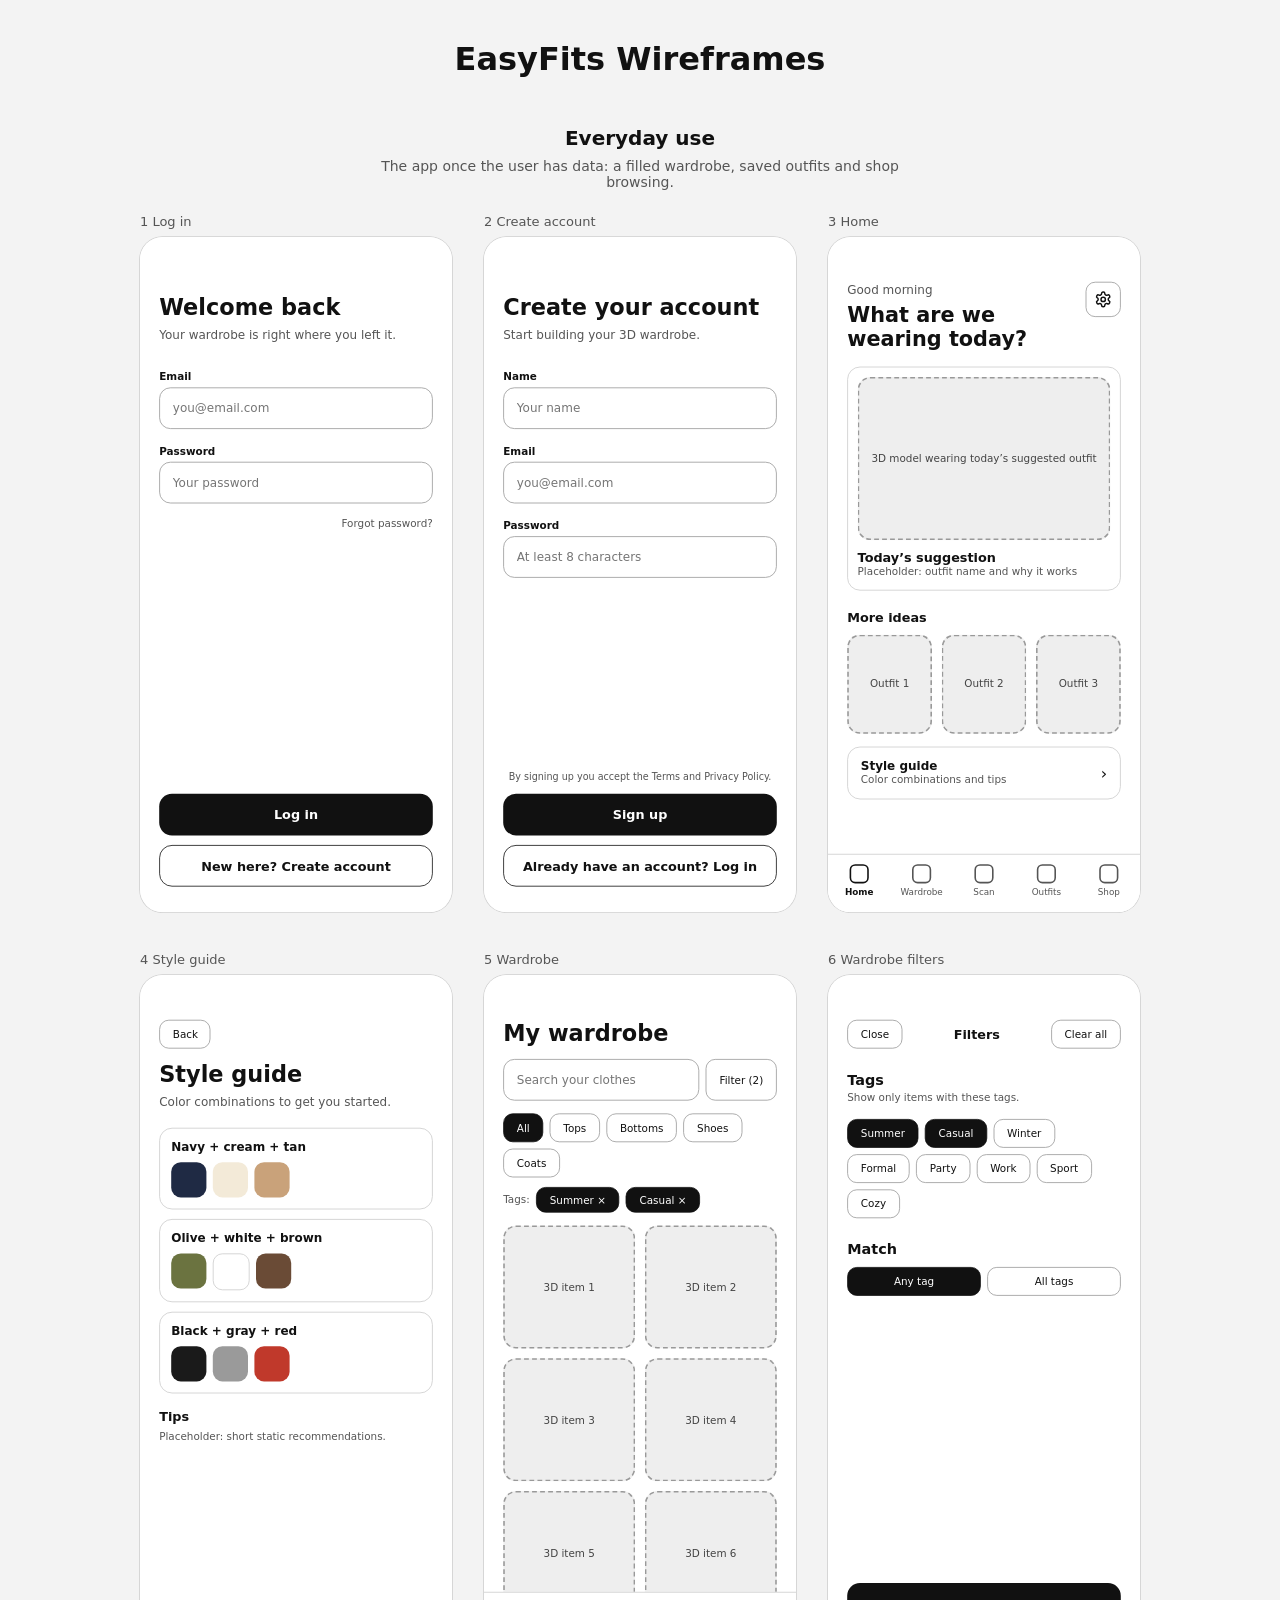
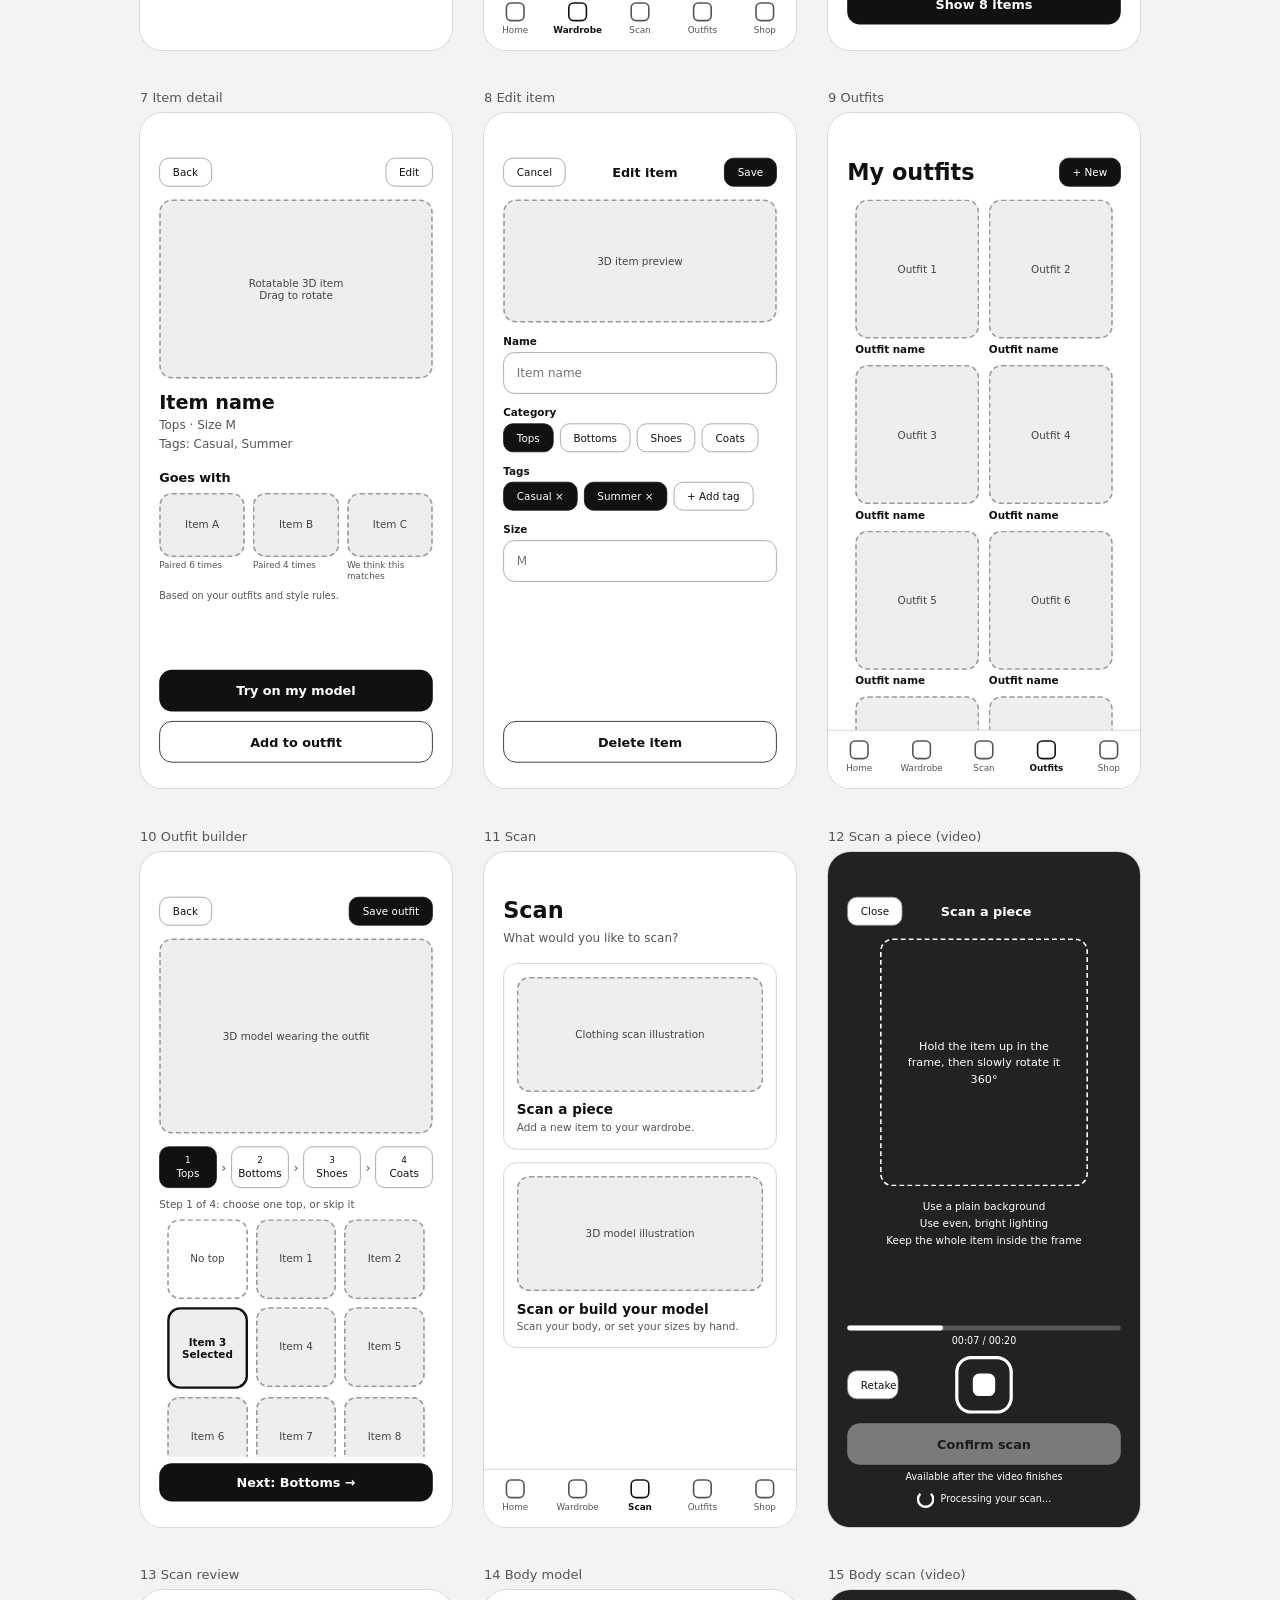
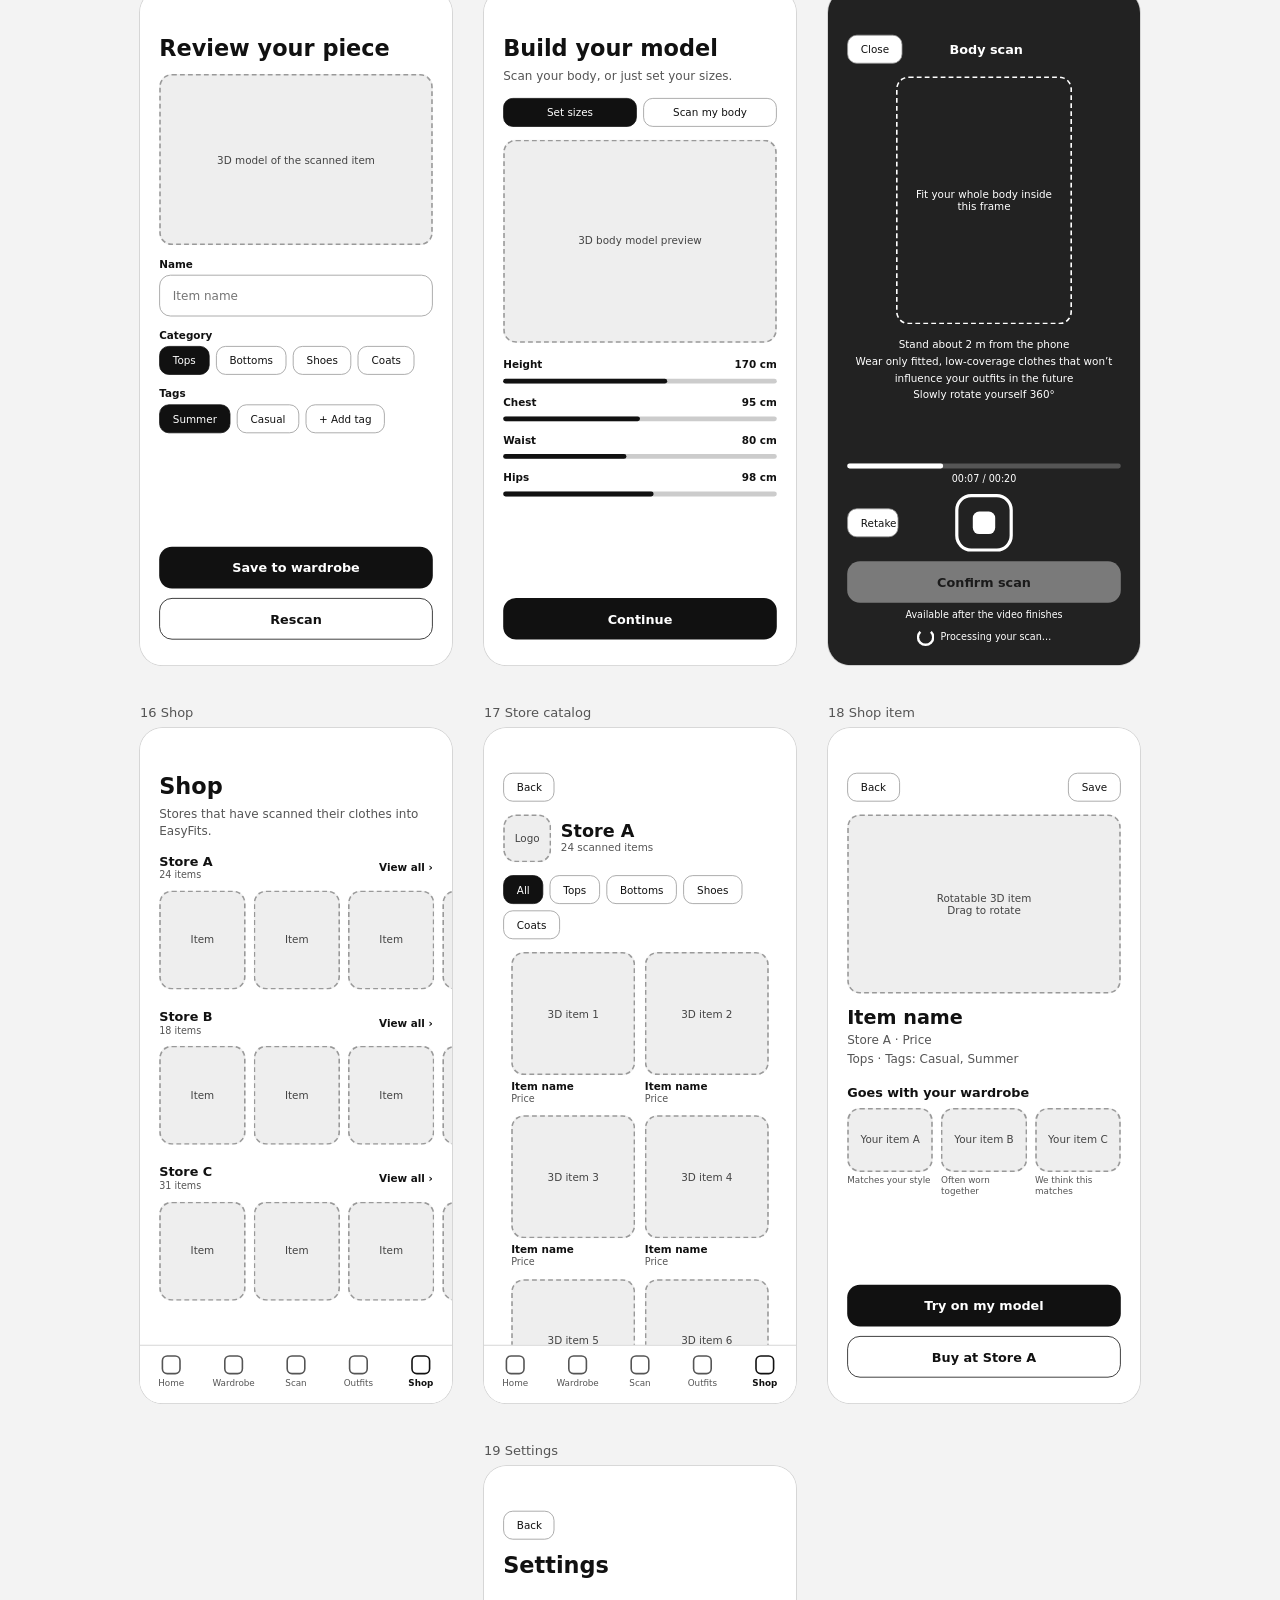
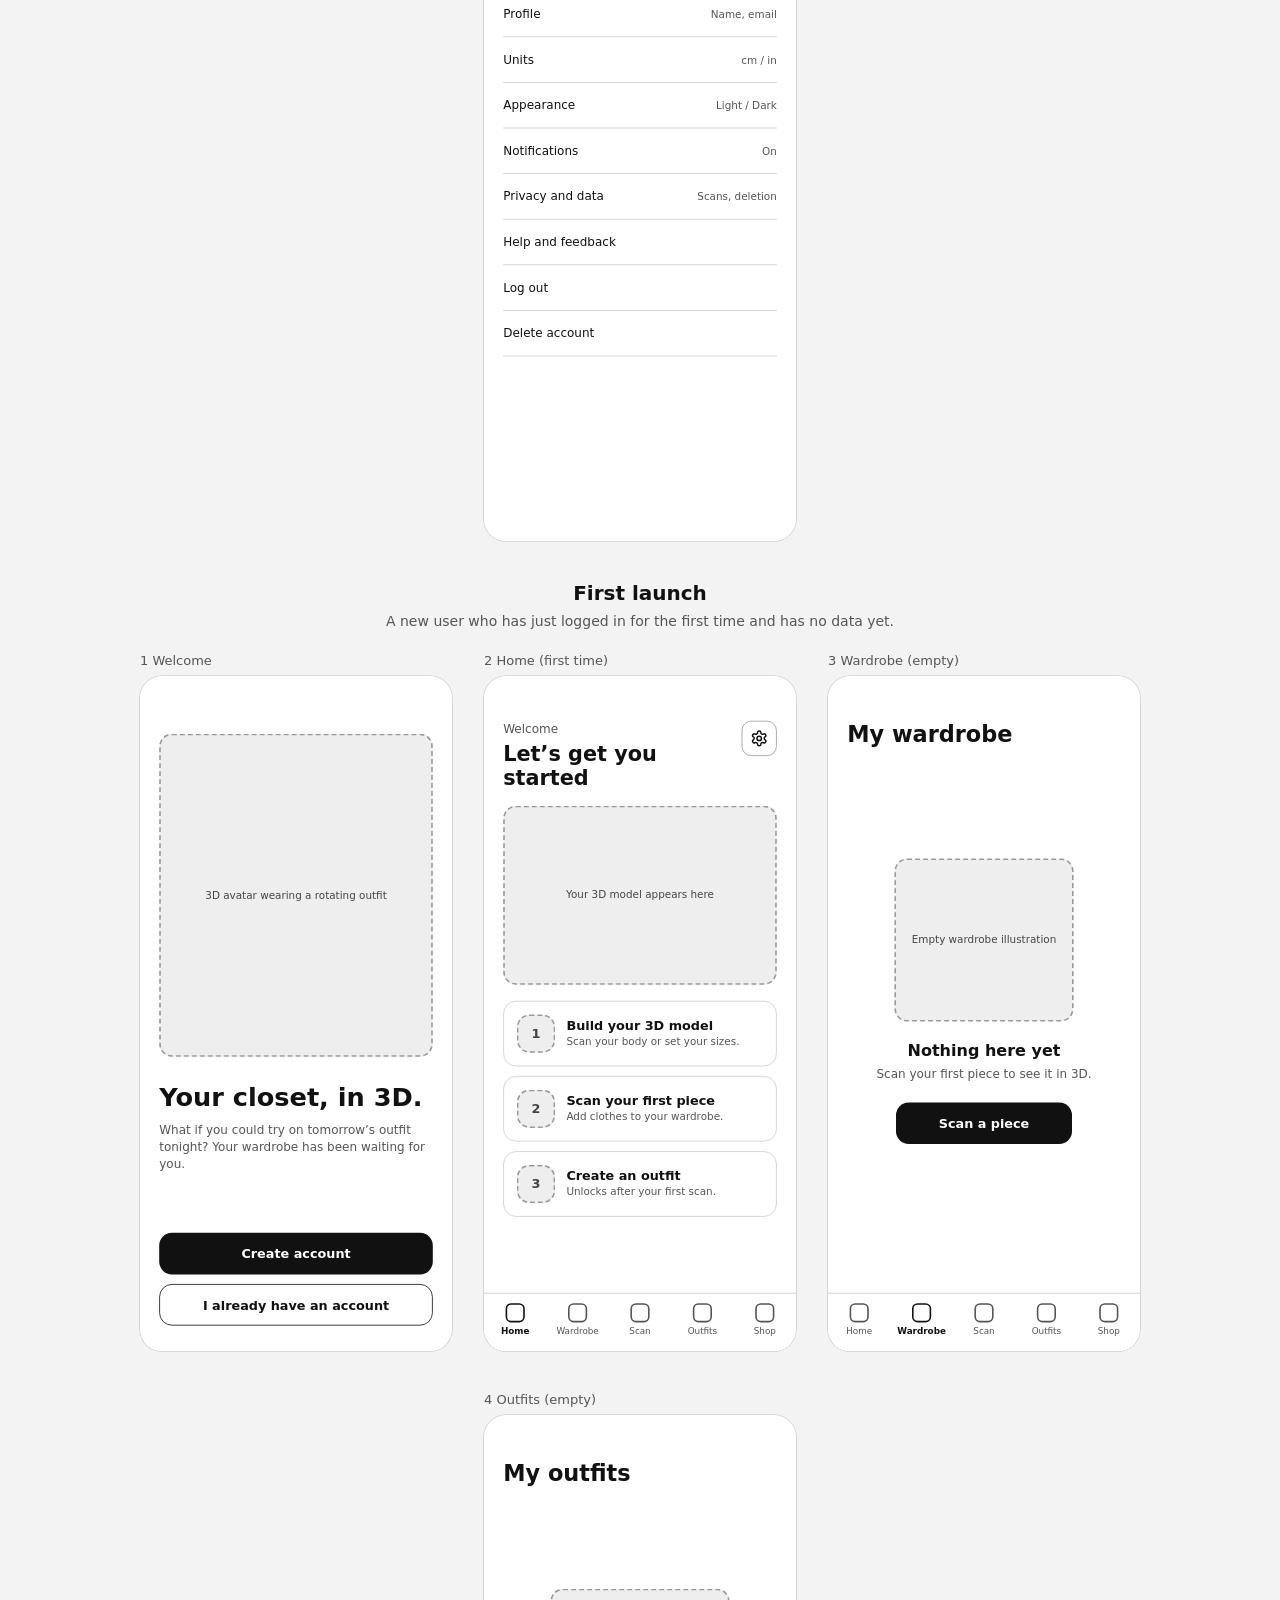
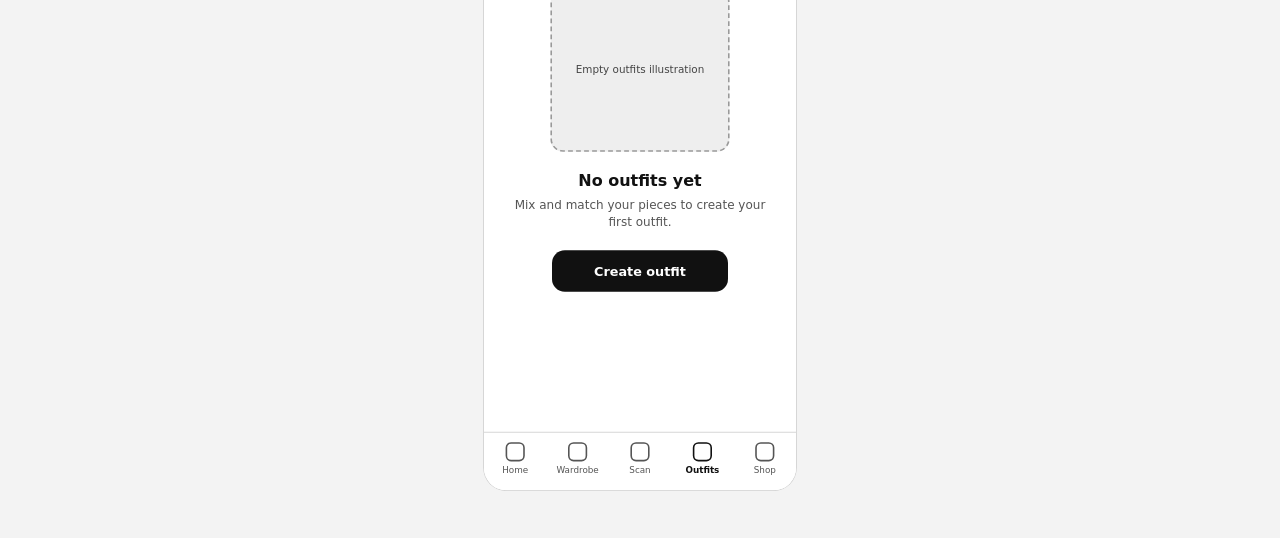
<file: components/m3/wireframe.html>
<!doctype html><html lang="en" data-theme="light"><head><meta charset="utf-8"><meta name="viewport" content="width=device-width, initial-scale=1, viewport-fit=cover"><title>EasyFits Wireframes</title><style>body{margin:0;font-family:Inter,system-ui,sans-serif;color:#111}h1,h2,h3,p{margin:0}.p{width:390px;height:844px;box-sizing:border-box;background:#fff;display:flex;flex-direction:column;position:relative;overflow:hidden;padding:56px 24px 0}.ph{background:#eee;border:2px dashed #999;border-radius:16px;display:flex;align-items:center;justify-content:center;color:#444;font-size:13px;text-align:center}.btn{height:52px;border-radius:16px;background:#111;color:#fff;border:0;font-size:16px;font-weight:600;font-family:inherit;width:100%}.btn2{height:52px;border-radius:16px;background:none;color:#111;border:1.5px solid #111;font-size:16px;font-weight:600;font-family:inherit;width:100%}.in{height:52px;border:1.5px solid #999;border-radius:14px;padding:0 16px;background:#fff;font-size:15px;box-sizing:border-box;font-family:inherit;width:100%}.lbl{font-size:13px;font-weight:600;margin-bottom:6px;display:block}.nav{position:absolute;bottom:0;left:0;right:0;height:64px;border-top:1px solid #ccc;background:#fff;display:flex;padding-bottom:8px}.tab{flex:1;display:flex;flex-direction:column;align-items:center;justify-content:center;gap:4px;font-size:11px;color:#555;background:none;border:0;font-family:inherit}.tab.on{color:#111;font-weight:700}.ic{width:24px;height:24px;border:2px solid currentColor;border-radius:7px;box-sizing:border-box}.chip{height:36px;padding:0 16px;border-radius:12px;border:1.5px solid #999;background:#fff;font-size:13px;font-family:inherit;color:#111;white-space:nowrap}.chip.on{background:#111;color:#fff;border-color:#111}.sub{font-size:15px;color:#555;line-height:1.45}.card{background:#fff;border:1.5px solid #ccc;border-radius:16px}.sw{width:44px;height:44px;border-radius:12px}
:root{--s:1;--bg:#f3f3f3;--fg:#111;--muted:#555;--line:#cfcfcf;box-sizing:border-box;padding-top:env(safe-area-inset-top,0px);padding-bottom:env(safe-area-inset-bottom,0px);color-scheme:light dark}
@media (prefers-color-scheme:dark){:root:not([data-theme="light"]){--bg:#141414;--fg:#f2f2f2;--muted:#b0b0b0;--line:#3a3a3a}}
:root[data-theme="dark"]{--bg:#141414;--fg:#f2f2f2;--muted:#b0b0b0;--line:#3a3a3a}
html{scroll-padding-top:env(safe-area-inset-top,0px);scroll-snap-type:y proximity}
body{background:var(--bg);color:var(--fg);font-family:Inter,system-ui,-apple-system,sans-serif}
.top{padding:40px 24px 8px;text-align:center}
.top .t{font-size:32px;font-weight:700}
.sec{font-size:20px;font-weight:700;text-align:center;margin:40px 0 24px}
.row{display:flex;flex-wrap:wrap;gap:40px 32px;justify-content:center;padding:0 24px}
.item{margin:0;scroll-snap-align:start}
.item figcaption{font-size:13px;color:var(--muted);margin-bottom:8px}
.slot{width:calc(390px*var(--s));height:calc(844px*var(--s))}
.phone{width:390px;height:844px;transform:scale(var(--s));transform-origin:0 0;overflow:hidden;border-radius:28px;box-shadow:0 0 0 1px var(--line);color:#111;color-scheme:light}
@media (max-width:480px){.row{padding:0;gap:28px 0}.item figcaption{padding:0 16px}.phone{border-radius:0;box-shadow:none}.top{padding-top:24px}}

.sec{margin-bottom:8px}.sd{font-size:14px;color:var(--muted);text-align:center;max-width:560px;margin:0 auto 24px;padding:0 24px}</style></head><body><div class="top"><div class="t">EasyFits Wireframes</div></div><section><h2 class="sec">Everyday use</h2><p class="sd">The app once the user has data: a filled wardrobe, saved outfits and shop browsing.</p><div class="row"><figure class="item"><figcaption>1 Log in</figcaption><div class="slot"><div class="phone"><div class="p"><h1 style="font-size:28px;margin-top:16px">Welcome back</h1><p class="sub" style="margin-top:8px">Your wardrobe is right where you left it.</p><div style="margin-top:32px;display:flex;flex-direction:column;gap:20px"><div><label class="lbl" for="le">Email</label><input class="in" id="le" aria-label="Email" placeholder="you@email.com"></div><div><label class="lbl" for="lp">Password</label><input class="in" id="lp" aria-label="Password" placeholder="Your password"></div></div><p class="sub" style="font-size:13px;margin-top:16px;text-align:right">Forgot password?</p><div style="flex:1"></div><button class="btn">Log in</button><button class="btn2" style="margin:12px 0 32px">New here? Create account</button></div></div></div></figure><figure class="item"><figcaption>2 Create account</figcaption><div class="slot"><div class="phone"><div class="p"><h1 style="font-size:28px;margin-top:16px">Create your account</h1><p class="sub" style="margin-top:8px">Start building your 3D wardrobe.</p><div style="margin-top:32px;display:flex;flex-direction:column;gap:20px"><div><label class="lbl" for="n">Name</label><input class="in" id="n" aria-label="Name" placeholder="Your name"></div><div><label class="lbl" for="e">Email</label><input class="in" id="e" aria-label="Email" placeholder="you@email.com"></div><div><label class="lbl" for="pw">Password</label><input class="in" id="pw" aria-label="Password" placeholder="At least 8 characters"></div></div><div style="flex:1"></div><p class="sub" style="font-size:12px;text-align:center;margin-bottom:12px">By signing up you accept the Terms and Privacy Policy.</p><button class="btn">Sign up</button><button class="btn2" style="margin:12px 0 32px">Already have an account? Log in</button></div></div></div></figure><figure class="item"><figcaption>3 Home</figcaption><div class="slot"><div class="phone"><div class="p"><div style="display:flex;justify-content:space-between;align-items:flex-start"><div><p class="sub">Good morning</p><h1 style="font-size:26px;margin-top:4px">What are we wearing today?</h1></div><button aria-label="Settings" class="chip" style="width:44px;height:44px;padding:0;flex:none;margin-left:12px;display:flex;align-items:center;justify-content:center"><svg width="22" height="22" viewBox="0 0 24 24" fill="none" stroke="currentColor" stroke-width="2" stroke-linecap="round" stroke-linejoin="round"><path d="M12.22 2h-.44a2 2 0 0 0-2 2v.18a2 2 0 0 1-1 1.73l-.43.25a2 2 0 0 1-2 0l-.15-.08a2 2 0 0 0-2.73.73l-.22.38a2 2 0 0 0 .73 2.73l.15.1a2 2 0 0 1 1 1.72v.51a2 2 0 0 1-1 1.74l-.15.09a2 2 0 0 0-.73 2.73l.22.38a2 2 0 0 0 2.73.73l.15-.08a2 2 0 0 1 2 0l.43.25a2 2 0 0 1 1 1.73V20a2 2 0 0 0 2 2h.44a2 2 0 0 0 2-2v-.18a2 2 0 0 1 1-1.73l.43-.25a2 2 0 0 1 2 0l.15.08a2 2 0 0 0 2.73-.73l.22-.39a2 2 0 0 0-.73-2.73l-.15-.08a2 2 0 0 1-1-1.74v-.5a2 2 0 0 1 1-1.74l.15-.09a2 2 0 0 0 .73-2.73l-.22-.38a2 2 0 0 0-2.73-.73l-.15.08a2 2 0 0 1-2 0l-.43-.25a2 2 0 0 1-1-1.73V4a2 2 0 0 0-2-2z"/><circle cx="12" cy="12" r="3"/></svg></button></div><div class="card" style="margin-top:20px;padding:12px"><div class="ph" style="height:200px">3D model wearing today’s suggested outfit</div><h3 style="font-size:16px;margin-top:12px">Today’s suggestion</h3><p class="sub" style="font-size:13px">Placeholder: outfit name and why it works</p></div><h3 style="font-size:16px;margin-top:24px">More ideas</h3><div style="display:grid;grid-template-columns:1fr 1fr 1fr;gap:12px;margin-top:12px"><div class="ph" style="height:120px">Outfit 1</div><div class="ph" style="height:120px">Outfit 2</div><div class="ph" style="height:120px">Outfit 3</div></div><div class="card" style="margin-top:16px;padding:14px 16px;display:flex;justify-content:space-between;align-items:center"><div><h3 style="font-size:15px">Style guide</h3><p class="sub" style="font-size:13px">Color combinations and tips</p></div><span aria-hidden="true" style="font-size:20px">›</span></div><div class="nav"><button class="tab on"><div class="ic"></div>Home</button><button class="tab"><div class="ic"></div>Wardrobe</button><button class="tab"><div class="ic"></div>Scan</button><button class="tab"><div class="ic"></div>Outfits</button><button class="tab"><div class="ic"></div>Shop</button></div></div></div></div></figure><figure class="item"><figcaption>4 Style guide</figcaption><div class="slot"><div class="phone"><div class="p"><button class="chip" style="width:64px">Back</button><h1 style="font-size:28px;margin-top:16px">Style guide</h1><p class="sub" style="margin-top:8px">Color combinations to get you started.</p><div style="display:flex;flex-direction:column;gap:12px;margin-top:20px"><div class="card" style="padding:14px"><h3 style="font-size:15px">Navy + cream + tan</h3><div style="display:flex;gap:8px;margin-top:10px"><div class="sw" style="background:#1f2a44"></div><div class="sw" style="background:#f3ead8"></div><div class="sw" style="background:#c9a27a"></div></div></div><div class="card" style="padding:14px"><h3 style="font-size:15px">Olive + white + brown</h3><div style="display:flex;gap:8px;margin-top:10px"><div class="sw" style="background:#6b7340"></div><div class="sw" style="background:#ffffff;border:1px solid #ccc"></div><div class="sw" style="background:#6a4b36"></div></div></div><div class="card" style="padding:14px"><h3 style="font-size:15px">Black + gray + red</h3><div style="display:flex;gap:8px;margin-top:10px"><div class="sw" style="background:#1a1a1a"></div><div class="sw" style="background:#9a9a9a"></div><div class="sw" style="background:#c0392b"></div></div></div></div><h3 style="font-size:16px;margin-top:20px">Tips</h3><p class="sub" style="font-size:13px;margin-top:6px">Placeholder: short static recommendations.</p></div></div></div></figure><figure class="item"><figcaption>5 Wardrobe</figcaption><div class="slot"><div class="phone"><div class="p"><h1 style="font-size:28px">My wardrobe</h1><div style="display:flex;gap:8px;margin-top:16px"><input class="in" aria-label="Search" placeholder="Search your clothes" style="flex:1;min-width:0"><button class="chip" style="height:52px;flex:none">Filter (2)</button></div><div style="display:flex;gap:8px;margin-top:16px;flex-wrap:wrap"><button class="chip on">All</button><button class="chip">Tops</button><button class="chip">Bottoms</button><button class="chip">Shoes</button><button class="chip">Coats</button></div><div style="display:flex;gap:8px;margin-top:12px;align-items:center"><span class="sub" style="font-size:13px">Tags:</span><button class="chip on" style="height:32px">Summer ×</button><button class="chip on" style="height:32px">Casual ×</button></div><div style="display:grid;grid-template-columns:1fr 1fr;gap:12px;margin-top:16px"><div class="ph" style="height:150px">3D item 1</div><div class="ph" style="height:150px">3D item 2</div><div class="ph" style="height:150px">3D item 3</div><div class="ph" style="height:150px">3D item 4</div><div class="ph" style="height:150px">3D item 5</div><div class="ph" style="height:150px">3D item 6</div></div><div class="nav"><button class="tab"><div class="ic"></div>Home</button><button class="tab on"><div class="ic"></div>Wardrobe</button><button class="tab"><div class="ic"></div>Scan</button><button class="tab"><div class="ic"></div>Outfits</button><button class="tab"><div class="ic"></div>Shop</button></div></div></div></div></figure><figure class="item"><figcaption>6 Wardrobe filters</figcaption><div class="slot"><div class="phone"><div class="p"><div style="display:flex;justify-content:space-between;align-items:center"><button class="chip">Close</button><h3 style="font-size:16px">Filters</h3><button class="chip">Clear all</button></div><h2 style="font-size:18px;margin-top:28px">Tags</h2><p class="sub" style="font-size:13px;margin-top:4px">Show only items with these tags.</p><div style="display:flex;gap:8px;flex-wrap:wrap;margin-top:16px"><button class="chip on">Summer</button><button class="chip on">Casual</button><button class="chip">Winter</button><button class="chip">Formal</button><button class="chip">Party</button><button class="chip">Work</button><button class="chip">Sport</button><button class="chip">Cozy</button></div><h2 style="font-size:18px;margin-top:28px">Match</h2><div style="display:flex;gap:8px;margin-top:12px"><button class="chip on" style="flex:1">Any tag</button><button class="chip" style="flex:1">All tags</button></div><div style="flex:1"></div><button class="btn" style="margin-bottom:32px">Show 8 items</button></div></div></div></figure><figure class="item"><figcaption>7 Item detail</figcaption><div class="slot"><div class="phone"><div class="p"><div style="display:flex;justify-content:space-between"><button class="chip">Back</button><button class="chip">Edit</button></div><div class="ph" style="height:220px;margin-top:16px">Rotatable 3D item<br>Drag to rotate</div><h1 style="font-size:24px;margin-top:16px">Item name</h1><p class="sub" style="margin-top:4px">Tops &#183; Size M</p><p class="sub" style="margin-top:2px">Tags: Casual, Summer</p><h3 style="font-size:16px;margin-top:20px">Goes with</h3><div style="display:grid;grid-template-columns:1fr 1fr 1fr;gap:10px;margin-top:10px"><div><div class="ph" style="height:76px">Item A</div><p class="sub" style="font-size:11px;margin-top:4px;line-height:1.3">Paired 6 times</p></div><div><div class="ph" style="height:76px">Item B</div><p class="sub" style="font-size:11px;margin-top:4px;line-height:1.3">Paired 4 times</p></div><div><div class="ph" style="height:76px">Item C</div><p class="sub" style="font-size:11px;margin-top:4px;line-height:1.3">We think this matches</p></div></div><p class="sub" style="font-size:12px;margin-top:8px">Based on your outfits and style rules.</p><div style="flex:1"></div><button class="btn">Try on my model</button><button class="btn2" style="margin:12px 0 32px">Add to outfit</button></div></div></div></figure><figure class="item"><figcaption>8 Edit item</figcaption><div class="slot"><div class="phone"><div class="p"><div style="display:flex;justify-content:space-between;align-items:center"><button class="chip">Cancel</button><h3 style="font-size:16px">Edit item</h3><button class="chip on">Save</button></div><div class="ph" style="height:150px;margin-top:16px">3D item preview</div><div style="margin-top:16px"><div><label class="lbl" for="en">Name</label><input class="in" id="en" aria-label="Name" placeholder="Item name"></div></div><span class="lbl" style="margin-top:16px">Category</span><div style="display:flex;gap:8px;flex-wrap:wrap"><button class="chip on">Tops</button><button class="chip">Bottoms</button><button class="chip">Shoes</button><button class="chip">Coats</button></div><span class="lbl" style="margin-top:16px">Tags</span><div style="display:flex;gap:8px;flex-wrap:wrap"><button class="chip on">Casual ×</button><button class="chip on">Summer ×</button><button class="chip">+ Add tag</button></div><div style="margin-top:16px"><div><label class="lbl" for="es">Size</label><input class="in" id="es" aria-label="Size" placeholder="M"></div></div><div style="flex:1"></div><button class="btn2" style="margin-bottom:32px">Delete item</button></div></div></div></figure><figure class="item"><figcaption>9 Outfits</figcaption><div class="slot"><div class="phone"><div class="p"><div style="display:flex;justify-content:space-between;align-items:center"><h1 style="font-size:28px">My outfits</h1><button class="chip on">+ New</button></div><div style="flex:1;min-height:0;overflow-y:auto;margin:16px -24px 0;padding:0 24px 100px;scrollbar-gutter:stable both-edges;scrollbar-width:thin"><div style="display:grid;grid-template-columns:1fr 1fr;gap:12px"><div><div class="ph" style="height:170px">Outfit 1</div><p style="font-size:13px;font-weight:600;margin-top:6px">Outfit name</p></div><div><div class="ph" style="height:170px">Outfit 2</div><p style="font-size:13px;font-weight:600;margin-top:6px">Outfit name</p></div><div><div class="ph" style="height:170px">Outfit 3</div><p style="font-size:13px;font-weight:600;margin-top:6px">Outfit name</p></div><div><div class="ph" style="height:170px">Outfit 4</div><p style="font-size:13px;font-weight:600;margin-top:6px">Outfit name</p></div><div><div class="ph" style="height:170px">Outfit 5</div><p style="font-size:13px;font-weight:600;margin-top:6px">Outfit name</p></div><div><div class="ph" style="height:170px">Outfit 6</div><p style="font-size:13px;font-weight:600;margin-top:6px">Outfit name</p></div><div><div class="ph" style="height:170px">Outfit 7</div><p style="font-size:13px;font-weight:600;margin-top:6px">Outfit name</p></div><div><div class="ph" style="height:170px">Outfit 8</div><p style="font-size:13px;font-weight:600;margin-top:6px">Outfit name</p></div></div></div><div class="nav"><button class="tab"><div class="ic"></div>Home</button><button class="tab"><div class="ic"></div>Wardrobe</button><button class="tab"><div class="ic"></div>Scan</button><button class="tab on"><div class="ic"></div>Outfits</button><button class="tab"><div class="ic"></div>Shop</button></div></div></div></div></figure><figure class="item"><figcaption>10 Outfit builder</figcaption><div class="slot"><div class="phone"><div class="p"><div style="display:flex;justify-content:space-between"><button class="chip">Back</button><button class="chip on">Save outfit</button></div><div class="ph" style="height:240px;margin-top:16px">3D model wearing the outfit</div><div style="display:flex;align-items:center;gap:6px;margin-top:16px"><button class="chip on" style="flex:1;height:52px;padding:0;display:flex;flex-direction:column;align-items:center;justify-content:center;gap:2px"><span style="font-size:11px">1</span><span>Tops</span></button><span aria-hidden="true" style="color:#555;font-size:16px">›</span><button class="chip" style="flex:1;height:52px;padding:0;display:flex;flex-direction:column;align-items:center;justify-content:center;gap:2px"><span style="font-size:11px">2</span><span>Bottoms</span></button><span aria-hidden="true" style="color:#555;font-size:16px">›</span><button class="chip" style="flex:1;height:52px;padding:0;display:flex;flex-direction:column;align-items:center;justify-content:center;gap:2px"><span style="font-size:11px">3</span><span>Shoes</span></button><span aria-hidden="true" style="color:#555;font-size:16px">›</span><button class="chip" style="flex:1;height:52px;padding:0;display:flex;flex-direction:column;align-items:center;justify-content:center;gap:2px"><span style="font-size:11px">4</span><span>Coats</span></button></div><p class="sub" style="font-size:13px;margin-top:12px">Step 1 of 4: choose one top, or skip it</p><div style="flex:1;min-height:0;overflow-y:auto;margin:8px -24px 0;padding:0 24px 16px;scrollbar-gutter:stable both-edges;scrollbar-width:thin"><div style="display:grid;grid-template-columns:1fr 1fr 1fr;gap:10px"><div class="ph" style="height:96px;background:#fff">No top</div><div class="ph" style="height:96px">Item 1</div><div class="ph" style="height:96px">Item 2</div><div class="ph" style="height:96px;border:3px solid #111;color:#111;font-weight:600">Item 3<br>Selected</div><div class="ph" style="height:96px">Item 4</div><div class="ph" style="height:96px">Item 5</div><div class="ph" style="height:96px">Item 6</div><div class="ph" style="height:96px">Item 7</div><div class="ph" style="height:96px">Item 8</div><div class="ph" style="height:96px">Item 9</div><div class="ph" style="height:96px">Item 10</div><div class="ph" style="height:96px">Item 11</div><div class="ph" style="height:96px">Item 12</div><div class="ph" style="height:96px">Item 13</div><div class="ph" style="height:96px">Item 14</div></div></div><button class="btn" style="margin:8px 0 32px;height:48px">Next: Bottoms →</button></div></div></div></figure><figure class="item"><figcaption>11 Scan</figcaption><div class="slot"><div class="phone"><div class="p"><h1 style="font-size:28px">Scan</h1><p class="sub" style="margin-top:8px">What would you like to scan?</p><div style="display:flex;flex-direction:column;gap:16px;margin-top:20px"><div class="card" style="padding:16px"><div class="ph" style="height:140px">Clothing scan illustration</div><h3 style="font-size:17px;margin-top:12px">Scan a piece</h3><p class="sub" style="font-size:13px;margin-top:4px">Add a new item to your wardrobe.</p></div><div class="card" style="padding:16px"><div class="ph" style="height:140px">3D model illustration</div><h3 style="font-size:17px;margin-top:12px">Scan or build your model</h3><p class="sub" style="font-size:13px;margin-top:4px">Scan your body, or set your sizes by hand.</p></div></div><div class="nav"><button class="tab"><div class="ic"></div>Home</button><button class="tab"><div class="ic"></div>Wardrobe</button><button class="tab on"><div class="ic"></div>Scan</button><button class="tab"><div class="ic"></div>Outfits</button><button class="tab"><div class="ic"></div>Shop</button></div></div></div></div></figure><figure class="item"><figcaption>12 Scan a piece (video)</figcaption><div class="slot"><div class="phone"><div class="p" style="background:#222;color:#fff"><div style="display:flex;justify-content:space-between;align-items:center"><button class="chip">Close</button><h3 style="font-size:16px">Scan a piece</h3><div style="width:64px"></div></div><div style="display:flex;justify-content:center;margin-top:16px"><div style="width:260px;height:310px;border:2px dashed #fff;border-radius:16px;display:flex;align-items:center;justify-content:center;font-size:14px;text-align:center;padding:24px;box-sizing:border-box;line-height:1.5">Hold the item up in the frame, then slowly rotate it 360°</div></div><div style="margin-top:16px;font-size:13px;line-height:1.6;text-align:center">Use a plain background<br>Use even, bright lighting<br>Keep the whole item inside the frame</div><div style="flex:1"></div><div style="height:6px;background:#555;border-radius:3px"><div style="width:35%;height:6px;background:#fff;border-radius:3px"></div></div><p style="font-size:12px;text-align:center;margin-top:6px">00:07 / 00:20</p><div style="display:flex;justify-content:space-between;align-items:center;margin-top:12px"><button class="chip" style="width:64px">Retake</button><button aria-label="Stop recording" style="width:72px;height:72px;border-radius:20px;border:4px solid #fff;background:#222;display:flex;align-items:center;justify-content:center"><div style="width:28px;height:28px;border-radius:8px;background:#fff"></div></button><div style="width:64px"></div></div><button class="btn" aria-disabled="true" style="background:#fff;color:#111;opacity:.4;margin-top:12px">Confirm scan</button><p style="font-size:12px;text-align:center;margin-top:8px">Available after the video finishes</p><div style="display:flex;justify-content:center;align-items:center;gap:8px;margin:10px 0 24px;font-size:12px"><div style="width:16px;height:16px;border:3px solid #fff;border-top-color:transparent;border-radius:50%"></div>Processing your scan&#8230;</div></div></div></div></figure><figure class="item"><figcaption>13 Scan review</figcaption><div class="slot"><div class="phone"><div class="p"><h1 style="font-size:28px">Review your piece</h1><div class="ph" style="height:210px;margin-top:16px">3D model of the scanned item</div><div style="margin-top:16px"><div><label class="lbl" for="nm">Name</label><input class="in" id="nm" aria-label="Name" placeholder="Item name"></div></div><span class="lbl" style="margin-top:16px">Category</span><div style="display:flex;gap:8px;flex-wrap:wrap"><button class="chip on">Tops</button><button class="chip">Bottoms</button><button class="chip">Shoes</button><button class="chip">Coats</button></div><span class="lbl" style="margin-top:16px">Tags</span><div style="display:flex;gap:8px;flex-wrap:wrap"><button class="chip on">Summer</button><button class="chip">Casual</button><button class="chip">+ Add tag</button></div><div style="flex:1"></div><button class="btn">Save to wardrobe</button><button class="btn2" style="margin:12px 0 32px">Rescan</button></div></div></div></figure><figure class="item"><figcaption>14 Body model</figcaption><div class="slot"><div class="phone"><div class="p"><h1 style="font-size:28px">Build your model</h1><p class="sub" style="margin-top:8px">Scan your body, or just set your sizes.</p><div style="display:flex;gap:8px;margin-top:16px"><button class="chip on" style="flex:1">Set sizes</button><button class="chip" style="flex:1">Scan my body</button></div><div class="ph" style="height:250px;margin-top:16px">3D body model preview</div><div style="display:flex;flex-direction:column;gap:16px;margin-top:20px"><div><div style="display:flex;justify-content:space-between;font-size:13px;font-weight:600"><span>Height</span><span>170 cm</span></div><div style="height:6px;background:#ccc;border-radius:3px;margin-top:10px"><div style="width:60%;height:6px;background:#111;border-radius:3px"></div></div></div><div><div style="display:flex;justify-content:space-between;font-size:13px;font-weight:600"><span>Chest</span><span>95 cm</span></div><div style="height:6px;background:#ccc;border-radius:3px;margin-top:10px"><div style="width:50%;height:6px;background:#111;border-radius:3px"></div></div></div><div><div style="display:flex;justify-content:space-between;font-size:13px;font-weight:600"><span>Waist</span><span>80 cm</span></div><div style="height:6px;background:#ccc;border-radius:3px;margin-top:10px"><div style="width:45%;height:6px;background:#111;border-radius:3px"></div></div></div><div><div style="display:flex;justify-content:space-between;font-size:13px;font-weight:600"><span>Hips</span><span>98 cm</span></div><div style="height:6px;background:#ccc;border-radius:3px;margin-top:10px"><div style="width:55%;height:6px;background:#111;border-radius:3px"></div></div></div></div><div style="flex:1"></div><button class="btn" style="margin-bottom:32px">Continue</button></div></div></div></figure><figure class="item"><figcaption>15 Body scan (video)</figcaption><div class="slot"><div class="phone"><div class="p" style="background:#222;color:#fff"><div style="display:flex;justify-content:space-between;align-items:center"><button class="chip">Close</button><h3 style="font-size:16px">Body scan</h3><div style="width:64px"></div></div><div style="display:flex;justify-content:center;margin-top:16px"><div style="width:220px;height:310px;border:2px dashed #fff;border-radius:16px;display:flex;align-items:center;justify-content:center;font-size:13px;text-align:center;padding:16px;box-sizing:border-box">Fit your whole body inside this frame</div></div><div style="margin-top:16px;font-size:13px;line-height:1.6;text-align:center">Stand about 2 m from the phone<br>Wear only fitted, low-coverage clothes that won’t influence your outfits in the future<br>Slowly rotate yourself 360°</div><div style="flex:1"></div><div style="height:6px;background:#555;border-radius:3px"><div style="width:35%;height:6px;background:#fff;border-radius:3px"></div></div><p style="font-size:12px;text-align:center;margin-top:6px">00:07 / 00:20</p><div style="display:flex;justify-content:space-between;align-items:center;margin-top:12px"><button class="chip" style="width:64px">Retake</button><button aria-label="Stop recording" style="width:72px;height:72px;border-radius:20px;border:4px solid #fff;background:#222;display:flex;align-items:center;justify-content:center"><div style="width:28px;height:28px;border-radius:8px;background:#fff"></div></button><div style="width:64px"></div></div><button class="btn" aria-disabled="true" style="background:#fff;color:#111;opacity:.4;margin-top:12px">Confirm scan</button><p style="font-size:12px;text-align:center;margin-top:8px">Available after the video finishes</p><div style="display:flex;justify-content:center;align-items:center;gap:8px;margin:10px 0 24px;font-size:12px"><div style="width:16px;height:16px;border:3px solid #fff;border-top-color:transparent;border-radius:50%"></div>Processing your scan&#8230;</div></div></div></div></figure><figure class="item"><figcaption>16 Shop</figcaption><div class="slot"><div class="phone"><div class="p"><h1 style="font-size:28px">Shop</h1><p class="sub" style="margin-top:8px">Stores that have scanned their clothes into EasyFits.</p><div style="flex:1;min-height:0;overflow-y:auto;margin:16px -24px 0;padding:0 24px 100px;display:flex;flex-direction:column;gap:24px;scrollbar-width:thin"><div><div style="display:flex;justify-content:space-between;align-items:center"><div><h3 style="font-size:16px">Store A</h3><p class="sub" style="font-size:12px">24 items</p></div><span style="font-size:13px;font-weight:600">View all &#8250;</span></div><div style="display:flex;gap:10px;overflow-x:auto;margin:10px -24px 0;padding:0 24px;scrollbar-width:none"><div class="ph" style="width:104px;height:120px;flex:none">Item</div><div class="ph" style="width:104px;height:120px;flex:none">Item</div><div class="ph" style="width:104px;height:120px;flex:none">Item</div><div class="ph" style="width:104px;height:120px;flex:none">Item</div></div></div><div><div style="display:flex;justify-content:space-between;align-items:center"><div><h3 style="font-size:16px">Store B</h3><p class="sub" style="font-size:12px">18 items</p></div><span style="font-size:13px;font-weight:600">View all &#8250;</span></div><div style="display:flex;gap:10px;overflow-x:auto;margin:10px -24px 0;padding:0 24px;scrollbar-width:none"><div class="ph" style="width:104px;height:120px;flex:none">Item</div><div class="ph" style="width:104px;height:120px;flex:none">Item</div><div class="ph" style="width:104px;height:120px;flex:none">Item</div><div class="ph" style="width:104px;height:120px;flex:none">Item</div></div></div><div><div style="display:flex;justify-content:space-between;align-items:center"><div><h3 style="font-size:16px">Store C</h3><p class="sub" style="font-size:12px">31 items</p></div><span style="font-size:13px;font-weight:600">View all &#8250;</span></div><div style="display:flex;gap:10px;overflow-x:auto;margin:10px -24px 0;padding:0 24px;scrollbar-width:none"><div class="ph" style="width:104px;height:120px;flex:none">Item</div><div class="ph" style="width:104px;height:120px;flex:none">Item</div><div class="ph" style="width:104px;height:120px;flex:none">Item</div><div class="ph" style="width:104px;height:120px;flex:none">Item</div></div></div></div><div class="nav"><button class="tab"><div class="ic"></div>Home</button><button class="tab"><div class="ic"></div>Wardrobe</button><button class="tab"><div class="ic"></div>Scan</button><button class="tab"><div class="ic"></div>Outfits</button><button class="tab on"><div class="ic"></div>Shop</button></div></div></div></div></figure><figure class="item"><figcaption>17 Store catalog</figcaption><div class="slot"><div class="phone"><div class="p"><button class="chip" style="width:64px">Back</button><div style="display:flex;gap:12px;align-items:center;margin-top:16px"><div class="ph" style="width:56px;height:56px;flex:none">Logo</div><div><h1 style="font-size:22px">Store A</h1><p class="sub" style="font-size:13px">24 scanned items</p></div></div><div style="display:flex;gap:8px;flex-wrap:wrap;margin-top:16px"><button class="chip on">All</button><button class="chip">Tops</button><button class="chip">Bottoms</button><button class="chip">Shoes</button><button class="chip">Coats</button></div><div style="flex:1;min-height:0;overflow-y:auto;margin:16px -24px 0;padding:0 24px 100px;scrollbar-gutter:stable both-edges;scrollbar-width:thin"><div style="display:grid;grid-template-columns:1fr 1fr;gap:12px"><div><div class="ph" style="height:150px">3D item 1</div><p style="font-size:13px;font-weight:600;margin-top:6px">Item name</p><p class="sub" style="font-size:12px">Price</p></div><div><div class="ph" style="height:150px">3D item 2</div><p style="font-size:13px;font-weight:600;margin-top:6px">Item name</p><p class="sub" style="font-size:12px">Price</p></div><div><div class="ph" style="height:150px">3D item 3</div><p style="font-size:13px;font-weight:600;margin-top:6px">Item name</p><p class="sub" style="font-size:12px">Price</p></div><div><div class="ph" style="height:150px">3D item 4</div><p style="font-size:13px;font-weight:600;margin-top:6px">Item name</p><p class="sub" style="font-size:12px">Price</p></div><div><div class="ph" style="height:150px">3D item 5</div><p style="font-size:13px;font-weight:600;margin-top:6px">Item name</p><p class="sub" style="font-size:12px">Price</p></div><div><div class="ph" style="height:150px">3D item 6</div><p style="font-size:13px;font-weight:600;margin-top:6px">Item name</p><p class="sub" style="font-size:12px">Price</p></div><div><div class="ph" style="height:150px">3D item 7</div><p style="font-size:13px;font-weight:600;margin-top:6px">Item name</p><p class="sub" style="font-size:12px">Price</p></div><div><div class="ph" style="height:150px">3D item 8</div><p style="font-size:13px;font-weight:600;margin-top:6px">Item name</p><p class="sub" style="font-size:12px">Price</p></div></div></div><div class="nav"><button class="tab"><div class="ic"></div>Home</button><button class="tab"><div class="ic"></div>Wardrobe</button><button class="tab"><div class="ic"></div>Scan</button><button class="tab"><div class="ic"></div>Outfits</button><button class="tab on"><div class="ic"></div>Shop</button></div></div></div></div></figure><figure class="item"><figcaption>18 Shop item</figcaption><div class="slot"><div class="phone"><div class="p"><div style="display:flex;justify-content:space-between"><button class="chip">Back</button><button class="chip">Save</button></div><div class="ph" style="height:220px;margin-top:16px">Rotatable 3D item<br>Drag to rotate</div><h1 style="font-size:24px;margin-top:16px">Item name</h1><p class="sub" style="margin-top:4px">Store A &#183; Price</p><p class="sub" style="margin-top:2px">Tops &#183; Tags: Casual, Summer</p><h3 style="font-size:16px;margin-top:20px">Goes with your wardrobe</h3><div style="display:grid;grid-template-columns:1fr 1fr 1fr;gap:10px;margin-top:10px"><div><div class="ph" style="height:76px">Your item A</div><p class="sub" style="font-size:11px;margin-top:4px;line-height:1.3">Matches your style</p></div><div><div class="ph" style="height:76px">Your item B</div><p class="sub" style="font-size:11px;margin-top:4px;line-height:1.3">Often worn together</p></div><div><div class="ph" style="height:76px">Your item C</div><p class="sub" style="font-size:11px;margin-top:4px;line-height:1.3">We think this matches</p></div></div><div style="flex:1"></div><button class="btn">Try on my model</button><button class="btn2" style="margin:12px 0 32px">Buy at Store A</button></div></div></div></figure><figure class="item"><figcaption>19 Settings</figcaption><div class="slot"><div class="phone"><div class="p"><button class="chip" style="width:64px">Back</button><h1 style="font-size:28px;margin-top:16px">Settings</h1><div style="margin-top:16px"><div style="display:flex;justify-content:space-between;align-items:center;height:56px;border-bottom:1px solid #ccc;font-size:15px"><span>Profile</span><span style="color:#555;font-size:13px">Name, email</span></div><div style="display:flex;justify-content:space-between;align-items:center;height:56px;border-bottom:1px solid #ccc;font-size:15px"><span>Units</span><span style="color:#555;font-size:13px">cm / in</span></div><div style="display:flex;justify-content:space-between;align-items:center;height:56px;border-bottom:1px solid #ccc;font-size:15px"><span>Appearance</span><span style="color:#555;font-size:13px">Light / Dark</span></div><div style="display:flex;justify-content:space-between;align-items:center;height:56px;border-bottom:1px solid #ccc;font-size:15px"><span>Notifications</span><span style="color:#555;font-size:13px">On</span></div><div style="display:flex;justify-content:space-between;align-items:center;height:56px;border-bottom:1px solid #ccc;font-size:15px"><span>Privacy and data</span><span style="color:#555;font-size:13px">Scans, deletion</span></div><div style="display:flex;justify-content:space-between;align-items:center;height:56px;border-bottom:1px solid #ccc;font-size:15px"><span>Help and feedback</span><span style="color:#555;font-size:13px"></span></div><div style="display:flex;justify-content:space-between;align-items:center;height:56px;border-bottom:1px solid #ccc;font-size:15px"><span>Log out</span><span style="color:#555;font-size:13px"></span></div><div style="display:flex;justify-content:space-between;align-items:center;height:56px;border-bottom:1px solid #ccc;font-size:15px"><span>Delete account</span><span style="color:#555;font-size:13px"></span></div></div></div></div></div></figure></div></section><section><h2 class="sec">First launch</h2><p class="sd">A new user who has just logged in for the first time and has no data yet.</p><div class="row"><figure class="item"><figcaption>1 Welcome</figcaption><div class="slot"><div class="phone"><div class="p"><div class="ph" style="height:400px;margin-top:16px">3D avatar wearing a rotating outfit</div><h1 style="font-size:32px;line-height:1.15;margin-top:32px">Your closet, in 3D.</h1><p class="sub" style="margin-top:12px">What if you could try on tomorrow’s outfit tonight? Your wardrobe has been waiting for you.</p><div style="flex:1"></div><button class="btn">Create account</button><button class="btn2" style="margin:12px 0 32px">I already have an account</button></div></div></div></figure><figure class="item"><figcaption>2 Home (first time)</figcaption><div class="slot"><div class="phone"><div class="p"><div style="display:flex;justify-content:space-between;align-items:flex-start"><div><p class="sub">Welcome</p><h1 style="font-size:26px;margin-top:4px">Let’s get you started</h1></div><button aria-label="Settings" class="chip" style="width:44px;height:44px;padding:0;flex:none;margin-left:12px;display:flex;align-items:center;justify-content:center"><svg width="22" height="22" viewBox="0 0 24 24" fill="none" stroke="currentColor" stroke-width="2" stroke-linecap="round" stroke-linejoin="round"><path d="M12.22 2h-.44a2 2 0 0 0-2 2v.18a2 2 0 0 1-1 1.73l-.43.25a2 2 0 0 1-2 0l-.15-.08a2 2 0 0 0-2.73.73l-.22.38a2 2 0 0 0 .73 2.73l.15.1a2 2 0 0 1 1 1.72v.51a2 2 0 0 1-1 1.74l-.15.09a2 2 0 0 0-.73 2.73l.22.38a2 2 0 0 0 2.73.73l.15-.08a2 2 0 0 1 2 0l.43.25a2 2 0 0 1 1 1.73V20a2 2 0 0 0 2 2h.44a2 2 0 0 0 2-2v-.18a2 2 0 0 1 1-1.73l.43-.25a2 2 0 0 1 2 0l.15.08a2 2 0 0 0 2.73-.73l.22-.39a2 2 0 0 0-.73-2.73l-.15-.08a2 2 0 0 1-1-1.74v-.5a2 2 0 0 1 1-1.74l.15-.09a2 2 0 0 0 .73-2.73l-.22-.38a2 2 0 0 0-2.73-.73l-.15.08a2 2 0 0 1-2 0l-.43-.25a2 2 0 0 1-1-1.73V4a2 2 0 0 0-2-2z"/><circle cx="12" cy="12" r="3"/></svg></button></div><div class="ph" style="height:220px;margin-top:20px">Your 3D model appears here</div><div style="display:flex;flex-direction:column;gap:12px;margin-top:20px"><div class="card" style="padding:16px;display:flex;gap:14px;align-items:center"><div class="ph" style="width:44px;height:44px;flex:none;font-weight:700;font-size:16px">1</div><div style="flex:1"><h3 style="font-size:16px">Build your 3D model</h3><p class="sub" style="font-size:13px;margin-top:2px">Scan your body or set your sizes.</p></div></div><div class="card" style="padding:16px;display:flex;gap:14px;align-items:center"><div class="ph" style="width:44px;height:44px;flex:none;font-weight:700;font-size:16px">2</div><div style="flex:1"><h3 style="font-size:16px">Scan your first piece</h3><p class="sub" style="font-size:13px;margin-top:2px">Add clothes to your wardrobe.</p></div></div><div class="card" style="padding:16px;display:flex;gap:14px;align-items:center"><div class="ph" style="width:44px;height:44px;flex:none;font-weight:700;font-size:16px">3</div><div style="flex:1"><h3 style="font-size:16px">Create an outfit</h3><p class="sub" style="font-size:13px;margin-top:2px">Unlocks after your first scan.</p></div></div></div><div class="nav"><button class="tab on"><div class="ic"></div>Home</button><button class="tab"><div class="ic"></div>Wardrobe</button><button class="tab"><div class="ic"></div>Scan</button><button class="tab"><div class="ic"></div>Outfits</button><button class="tab"><div class="ic"></div>Shop</button></div></div></div></div></figure><figure class="item"><figcaption>3 Wardrobe (empty)</figcaption><div class="slot"><div class="phone"><div class="p"><h1 style="font-size:28px">My wardrobe</h1><div style="flex:1;display:flex;flex-direction:column;align-items:center;justify-content:center;text-align:center;padding-bottom:120px"><div class="ph" style="width:220px;height:200px">Empty wardrobe illustration</div><h2 style="font-size:20px;margin-top:24px">Nothing here yet</h2><p class="sub" style="margin-top:8px">Scan your first piece to see it in 3D.</p><button class="btn" style="margin-top:24px;width:220px">Scan a piece</button></div><div class="nav"><button class="tab"><div class="ic"></div>Home</button><button class="tab on"><div class="ic"></div>Wardrobe</button><button class="tab"><div class="ic"></div>Scan</button><button class="tab"><div class="ic"></div>Outfits</button><button class="tab"><div class="ic"></div>Shop</button></div></div></div></div></figure><figure class="item"><figcaption>4 Outfits (empty)</figcaption><div class="slot"><div class="phone"><div class="p"><h1 style="font-size:28px">My outfits</h1><div style="flex:1;display:flex;flex-direction:column;align-items:center;justify-content:center;text-align:center;padding-bottom:120px"><div class="ph" style="width:220px;height:200px">Empty outfits illustration</div><h2 style="font-size:20px;margin-top:24px">No outfits yet</h2><p class="sub" style="margin-top:8px">Mix and match your pieces to create your first outfit.</p><button class="btn" style="margin-top:24px;width:220px">Create outfit</button></div><div class="nav"><button class="tab"><div class="ic"></div>Home</button><button class="tab"><div class="ic"></div>Wardrobe</button><button class="tab"><div class="ic"></div>Scan</button><button class="tab on"><div class="ic"></div>Outfits</button><button class="tab"><div class="ic"></div>Shop</button></div></div></div></div></figure></div></section><div style="height:48px"></div><script>function fit(){var w=document.documentElement.clientWidth;document.documentElement.style.setProperty("--s",w<=480?w/390:0.8)}fit();addEventListener("resize",fit)</script></body></html>
</file>
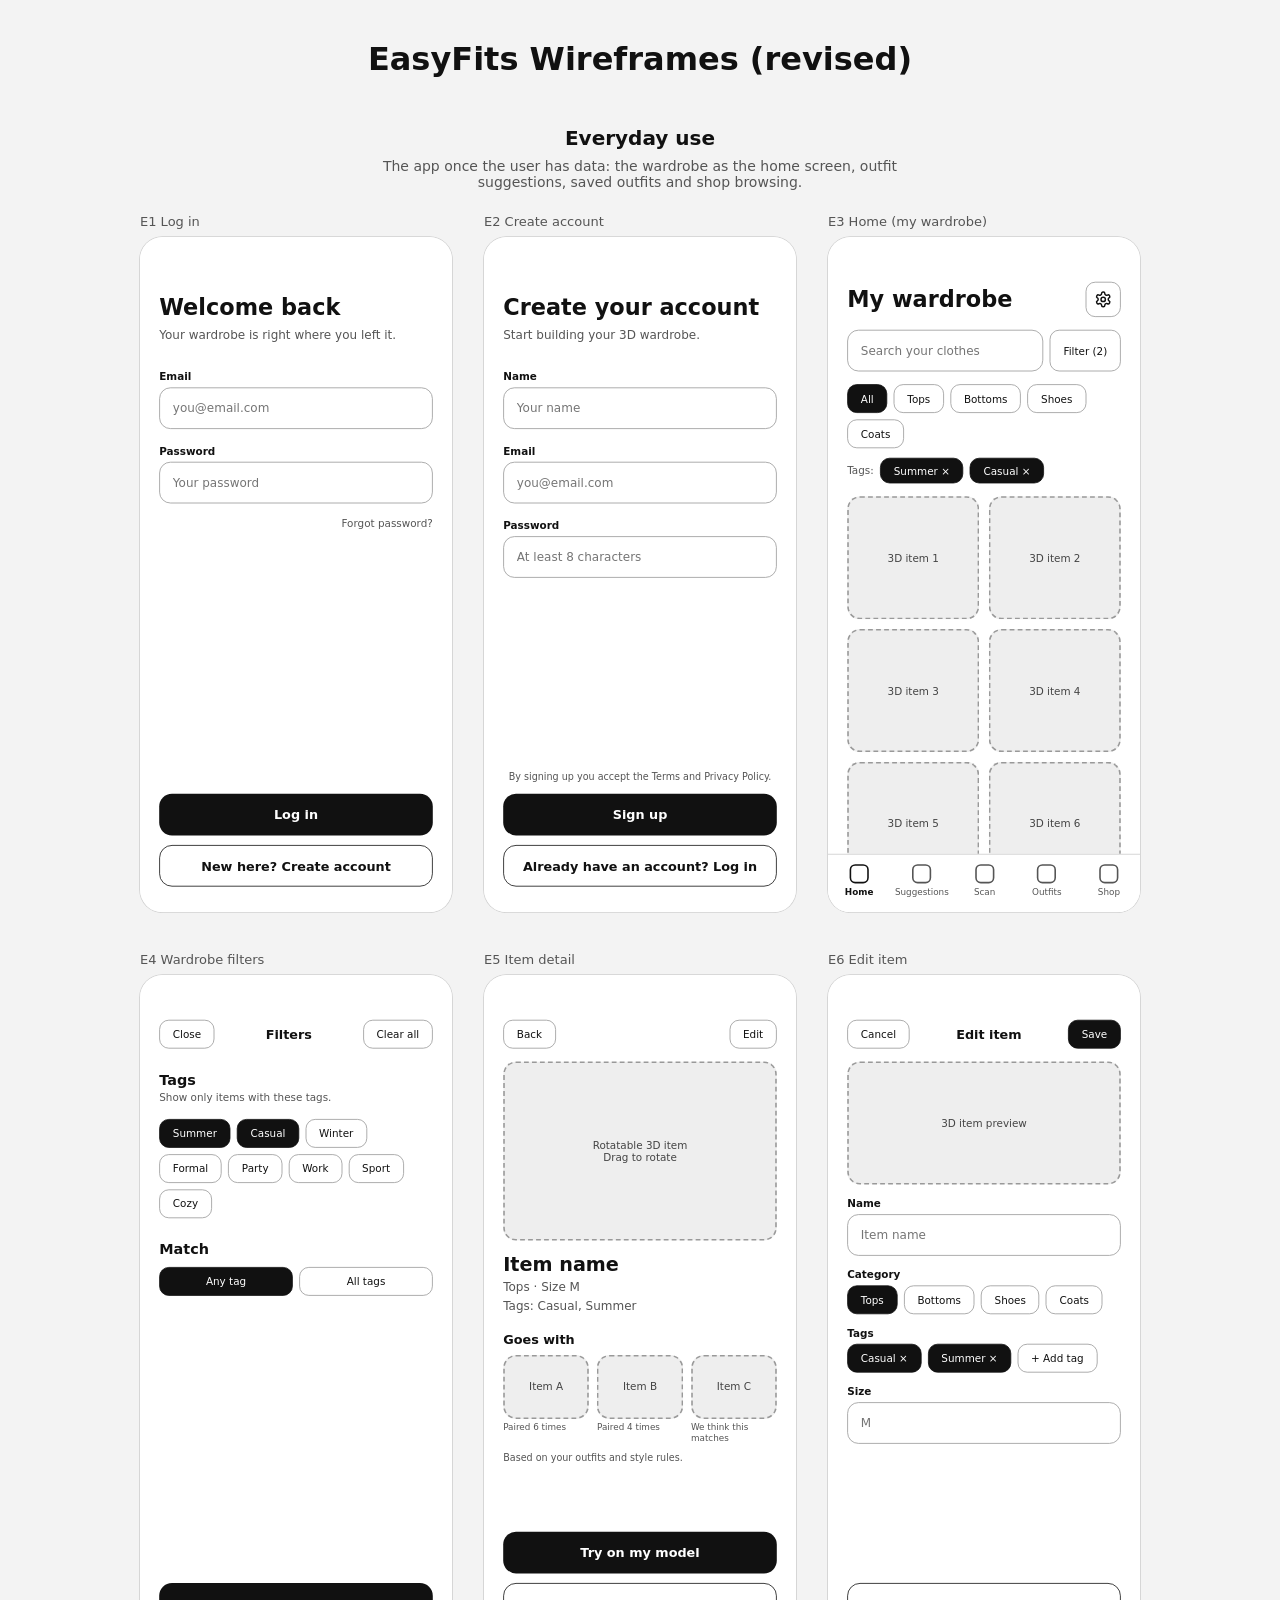
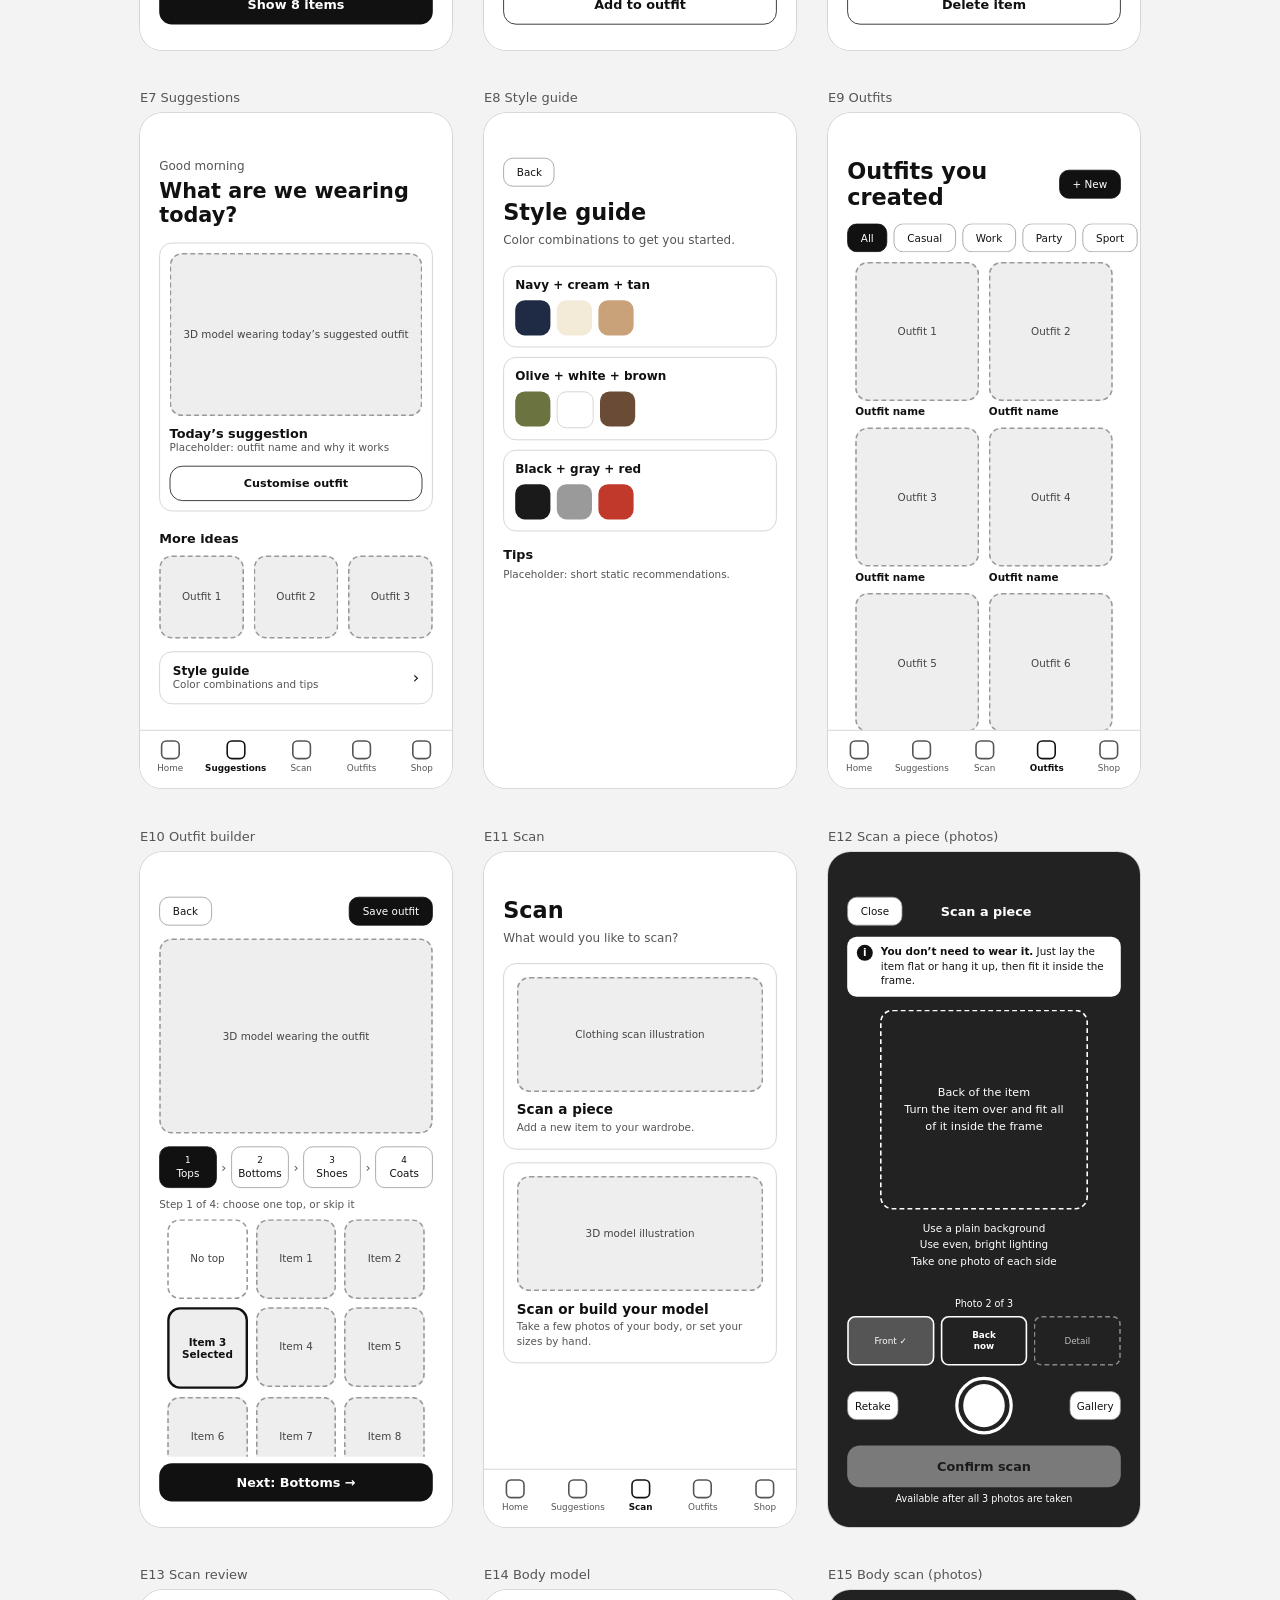
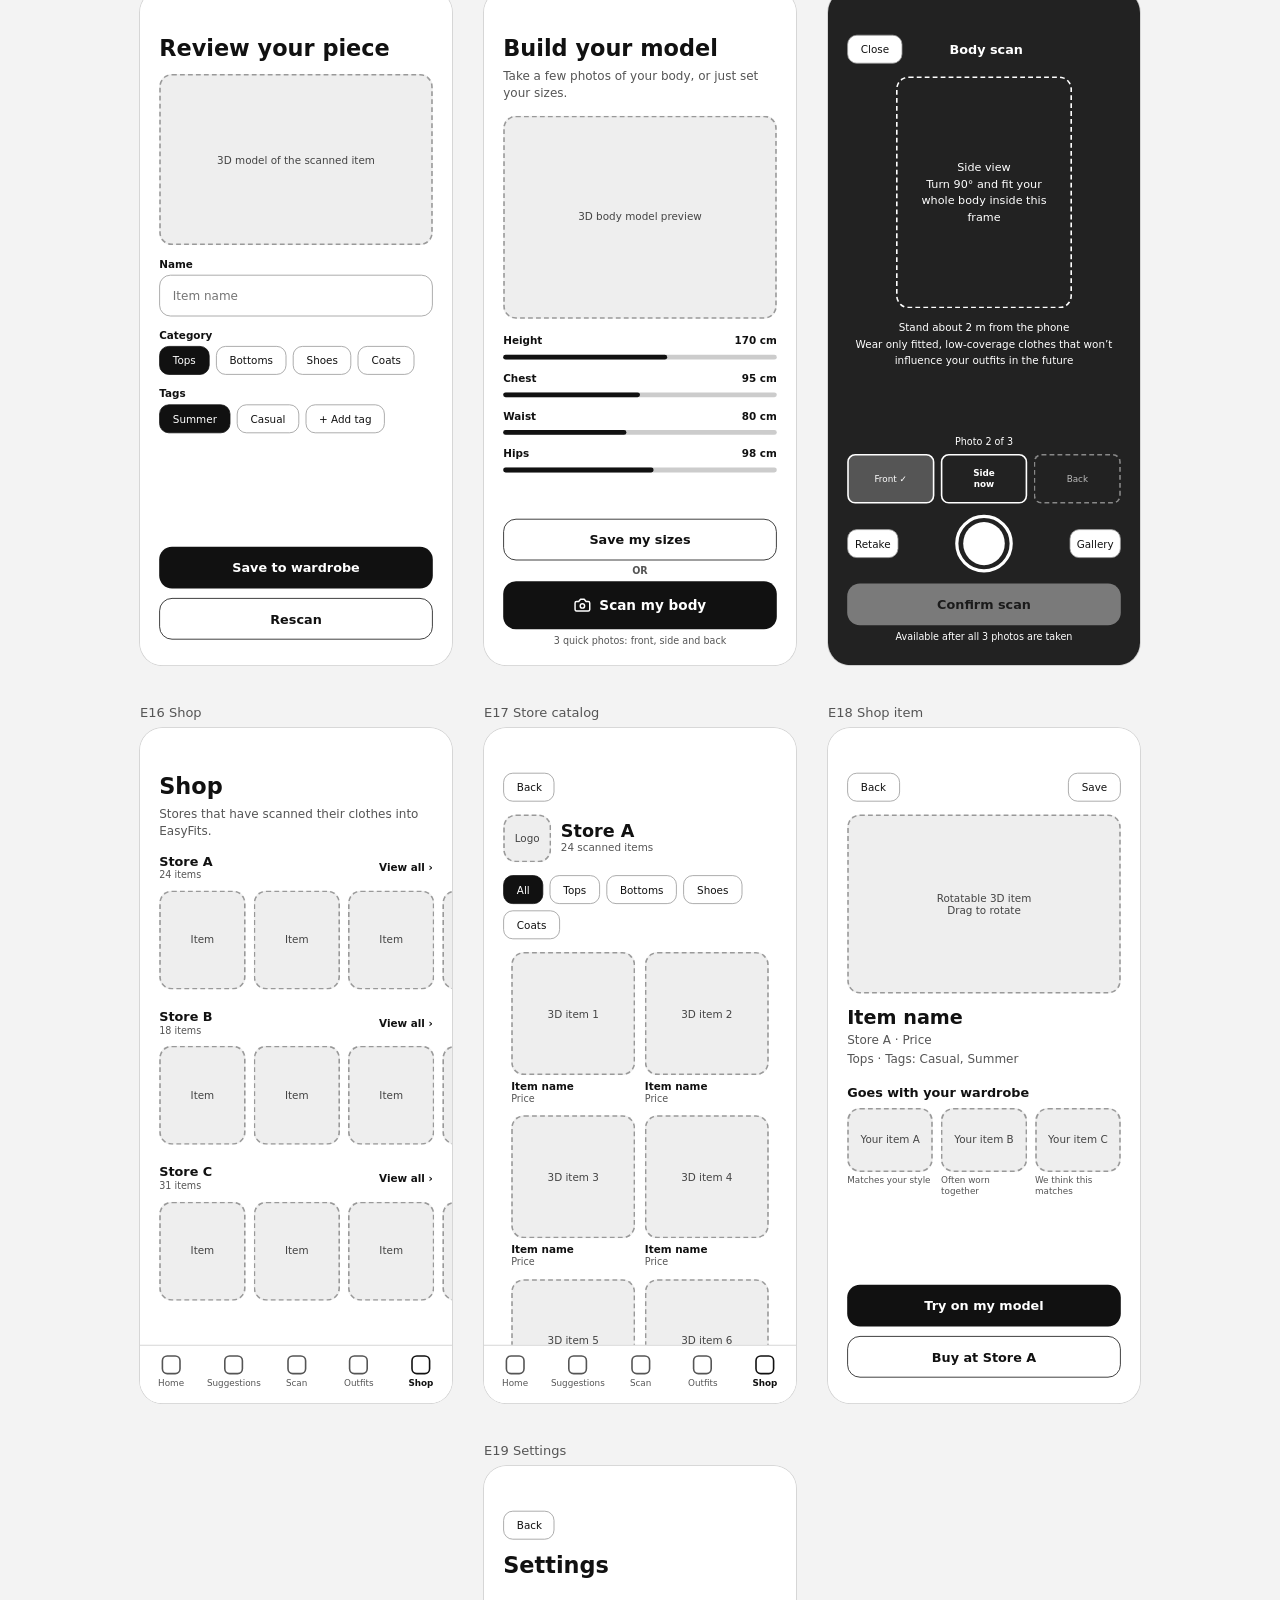
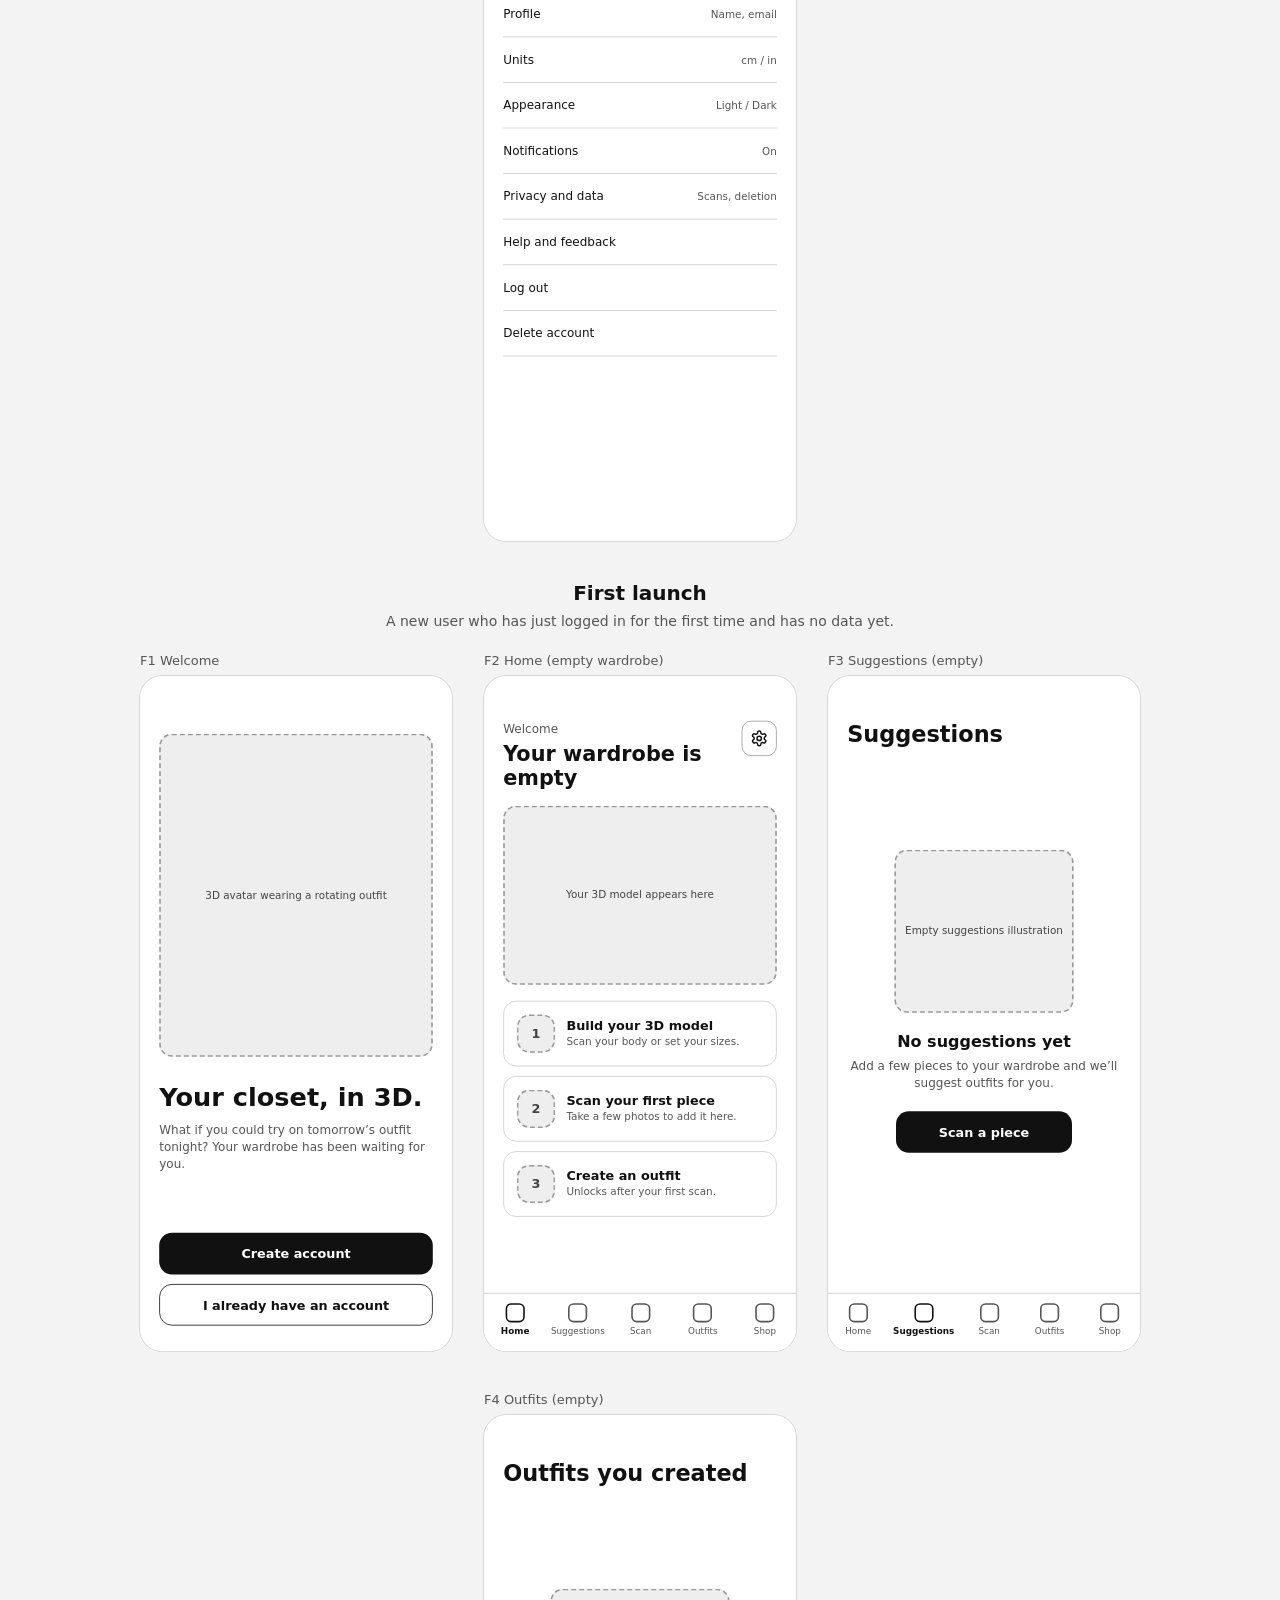
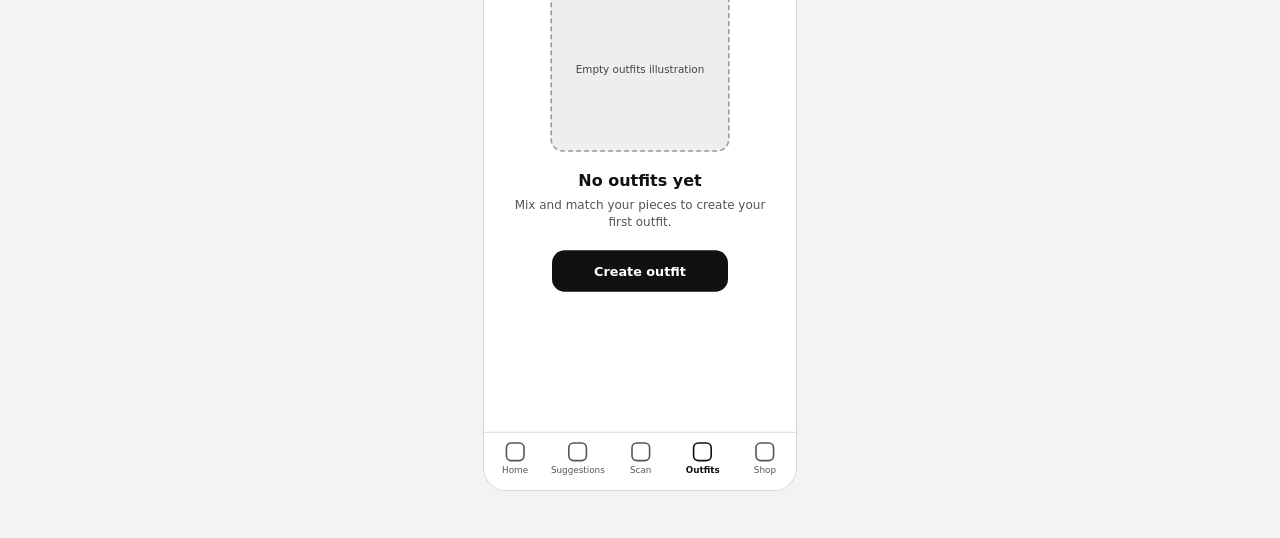
<file: components/m4/wireframe.html>
<!doctype html>
<html lang="en" data-theme="light">
<head>
  <meta charset="utf-8">
  <meta name="viewport" content="width=device-width, initial-scale=1, viewport-fit=cover">
  <title>EasyFits Wireframes (revised)</title>
  <style>
    body {
      margin: 0;
      font-family: Inter, system-ui, sans-serif;
      color: #111;
    }
    h1, h2, h3, p {
      margin: 0;
    }
    .p {
      width: 390px;
      height: 844px;
      box-sizing: border-box;
      background: #fff;
      display: flex;
      flex-direction: column;
      position: relative;
      overflow: hidden;
      padding: 56px 24px 0;
    }
    .ph {
      background: #eee;
      border: 2px dashed #999;
      border-radius: 16px;
      display: flex;
      align-items: center;
      justify-content: center;
      color: #444;
      font-size: 13px;
      text-align: center;
    }
    .btn {
      height: 52px;
      border-radius: 16px;
      background: #111;
      color: #fff;
      border: 0;
      font-size: 16px;
      font-weight: 600;
      font-family: inherit;
      width: 100%;
    }
    .btn2 {
      height: 52px;
      border-radius: 16px;
      background: none;
      color: #111;
      border: 1.5px solid #111;
      font-size: 16px;
      font-weight: 600;
      font-family: inherit;
      width: 100%;
    }
    .in {
      height: 52px;
      border: 1.5px solid #999;
      border-radius: 14px;
      padding: 0 16px;
      background: #fff;
      font-size: 15px;
      box-sizing: border-box;
      font-family: inherit;
      width: 100%;
    }
    .lbl {
      font-size: 13px;
      font-weight: 600;
      margin-bottom: 6px;
      display: block;
    }
    .nav {
      position: absolute;
      bottom: 0;
      left: 0;
      right: 0;
      height: 64px;
      border-top: 1px solid #ccc;
      background: #fff;
      display: flex;
      padding-bottom: 8px;
    }
    .tab {
      flex: 1;
      display: flex;
      flex-direction: column;
      align-items: center;
      justify-content: center;
      gap: 4px;
      font-size: 11px;
      color: #555;
      background: none;
      border: 0;
      font-family: inherit;
    }
    .tab.on {
      color: #111;
      font-weight: 700;
    }
    .ic {
      width: 24px;
      height: 24px;
      border: 2px solid currentColor;
      border-radius: 7px;
      box-sizing: border-box;
    }
    .chip {
      height: 36px;
      padding: 0 16px;
      border-radius: 12px;
      border: 1.5px solid #999;
      background: #fff;
      font-size: 13px;
      font-family: inherit;
      color: #111;
      white-space: nowrap;
    }
    .chip.on {
      background: #111;
      color: #fff;
      border-color: #111;
    }
    .sub {
      font-size: 15px;
      color: #555;
      line-height: 1.45;
    }
    .card {
      background: #fff;
      border: 1.5px solid #ccc;
      border-radius: 16px;
    }
    .sw {
      width: 44px;
      height: 44px;
      border-radius: 12px;
    }
    :root {
      --s: 1;
      --bg: #f3f3f3;
      --fg: #111;
      --muted: #555;
      --line: #cfcfcf;
      box-sizing: border-box;
      padding-top: env(safe-area-inset-top, 0px);
      padding-bottom: env(safe-area-inset-bottom, 0px);
      color-scheme: light dark;
    }
    @media (prefers-color-scheme: dark) {
      :root:not([data-theme="light"]) {
        --bg: #141414;
        --fg: #f2f2f2;
        --muted: #b0b0b0;
        --line: #3a3a3a;
      }
    }
    :root[data-theme="dark"] {
      --bg: #141414;
      --fg: #f2f2f2;
      --muted: #b0b0b0;
      --line: #3a3a3a;
    }
    html {
      scroll-padding-top: env(safe-area-inset-top, 0px);
      scroll-snap-type: y proximity;
    }
    body {
      background: var(--bg);
      color: var(--fg);
      font-family: Inter, system-ui, -apple-system, sans-serif;
    }
    .top {
      padding: 40px 24px 8px;
      text-align: center;
    }
    .top .t {
      font-size: 32px;
      font-weight: 700;
    }
    .sec {
      font-size: 20px;
      font-weight: 700;
      text-align: center;
      margin: 40px 0 8px;
    }
    .sd {
      font-size: 14px;
      color: var(--muted);
      text-align: center;
      max-width: 560px;
      margin: 0 auto 24px;
      padding: 0 24px;
    }
    .row {
      display: flex;
      flex-wrap: wrap;
      gap: 40px 32px;
      justify-content: center;
      padding: 0 24px;
    }
    .item {
      margin: 0;
      scroll-snap-align: start;
    }
    .item figcaption {
      font-size: 13px;
      color: var(--muted);
      margin-bottom: 8px;
    }
    .slot {
      width: calc(390px * var(--s));
      height: calc(844px * var(--s));
    }
    .phone {
      width: 390px;
      height: 844px;
      transform: scale(var(--s));
      transform-origin: 0 0;
      overflow: hidden;
      border-radius: 28px;
      box-shadow: 0 0 0 1px var(--line);
      color: #111;
      color-scheme: light;
    }
    @media (max-width: 480px) {
      .row {
        padding: 0;
        gap: 28px 0;
      }
      .item figcaption {
        padding: 0 16px;
      }
      .phone {
        border-radius: 0;
        box-shadow: none;
      }
      .top {
        padding-top: 24px;
      }
    }
  </style>
</head>
<body>
  <div class="top">
    <div class="t">EasyFits Wireframes (revised)</div>
  </div>

  <section>
    <h2 class="sec">Everyday use</h2>
    <p class="sd">The app once the user has data: the wardrobe as the home screen, outfit suggestions, saved outfits and shop browsing.</p>
    <div class="row">
      <!-- 1 Log in -->
      <figure class="item">
        <figcaption>1 Log in</figcaption>
        <div class="slot">
          <div class="phone">
            <div class="p">
              <h1 style="font-size:28px;margin-top:16px;">Welcome back</h1>
              <p class="sub" style="margin-top:8px;">Your wardrobe is right where you left it.</p>
              <div style="margin-top:32px;display:flex;flex-direction:column;gap:20px;">
                <div>
                  <label class="lbl" for="le">Email</label>
                  <input class="in" id="le" aria-label="Email" placeholder="you@email.com">
                </div>
                <div>
                  <label class="lbl" for="lp">Password</label>
                  <input class="in" id="lp" aria-label="Password" placeholder="Your password">
                </div>
              </div>
              <p class="sub" style="font-size:13px;margin-top:16px;text-align:right;">Forgot password?</p>
              <div style="flex:1;"></div>
              <button class="btn">Log in</button>
              <button class="btn2" style="margin:12px 0 32px;">New here? Create account</button>
            </div>
          </div>
        </div>
      </figure>

      <!-- 2 Create account -->
      <figure class="item">
        <figcaption>2 Create account</figcaption>
        <div class="slot">
          <div class="phone">
            <div class="p">
              <h1 style="font-size:28px;margin-top:16px;">Create your account</h1>
              <p class="sub" style="margin-top:8px;">Start building your 3D wardrobe.</p>
              <div style="margin-top:32px;display:flex;flex-direction:column;gap:20px;">
                <div>
                  <label class="lbl" for="n">Name</label>
                  <input class="in" id="n" aria-label="Name" placeholder="Your name">
                </div>
                <div>
                  <label class="lbl" for="e">Email</label>
                  <input class="in" id="e" aria-label="Email" placeholder="you@email.com">
                </div>
                <div>
                  <label class="lbl" for="pw">Password</label>
                  <input class="in" id="pw" aria-label="Password" placeholder="At least 8 characters">
                </div>
              </div>
              <div style="flex:1;"></div>
              <p class="sub" style="font-size:12px;text-align:center;margin-bottom:12px;">By signing up you accept the Terms and Privacy Policy.</p>
              <button class="btn">Sign up</button>
              <button class="btn2" style="margin:12px 0 32px;">Already have an account? Log in</button>
            </div>
          </div>
        </div>
      </figure>

      <!-- 3 Home (my wardrobe) -->
      <figure class="item">
        <figcaption>3 Home (my wardrobe)</figcaption>
        <div class="slot">
          <div class="phone">
            <div class="p">
              <div style="display:flex;justify-content:space-between;align-items:center;">
                <h1 style="font-size:28px;">My wardrobe</h1>
                <button aria-label="Settings" class="chip" style="width:44px;height:44px;padding:0;flex:none;margin-left:12px;display:flex;align-items:center;justify-content:center;">
                  <svg width="22" height="22" viewBox="0 0 24 24" fill="none" stroke="currentColor" stroke-width="2" stroke-linecap="round" stroke-linejoin="round">
                    <path d="M12.22 2h-.44a2 2 0 0 0-2 2v.18a2 2 0 0 1-1 1.73l-.43.25a2 2 0 0 1-2 0l-.15-.08a2 2 0 0 0-2.73.73l-.22.38a2 2 0 0 0 .73 2.73l.15.1a2 2 0 0 1 1 1.72v.51a2 2 0 0 1-1 1.74l-.15.09a2 2 0 0 0-.73 2.73l.22.38a2 2 0 0 0 2.73.73l.15-.08a2 2 0 0 1 2 0l.43.25a2 2 0 0 1 1 1.73V20a2 2 0 0 0 2 2h.44a2 2 0 0 0 2-2v-.18a2 2 0 0 1 1-1.73l.43-.25a2 2 0 0 1 2 0l.15.08a2 2 0 0 0 2.73-.73l.22-.39a2 2 0 0 0-.73-2.73l-.15-.08a2 2 0 0 1-1-1.74v-.5a2 2 0 0 1 1-1.74l.15-.09a2 2 0 0 0 .73-2.73l-.22-.38a2 2 0 0 0-2.73-.73l-.15.08a2 2 0 0 1-2 0l-.43-.25a2 2 0 0 1-1-1.73V4a2 2 0 0 0-2-2z"/>
                    <circle cx="12" cy="12" r="3"/>
                  </svg>
                </button>
              </div>
              <div style="display:flex;gap:8px;margin-top:16px;">
                <input class="in" aria-label="Search" placeholder="Search your clothes" style="flex:1;min-width:0;">
                <button class="chip" style="height:52px;flex:none;">Filter (2)</button>
              </div>
              <div style="display:flex;gap:8px;margin-top:16px;flex-wrap:wrap;">
                <button class="chip on">All</button>
                <button class="chip">Tops</button>
                <button class="chip">Bottoms</button>
                <button class="chip">Shoes</button>
                <button class="chip">Coats</button>
              </div>
              <div style="display:flex;gap:8px;margin-top:12px;align-items:center;">
                <span class="sub" style="font-size:13px;">Tags:</span>
                <button class="chip on" style="height:32px;">Summer ×</button>
                <button class="chip on" style="height:32px;">Casual ×</button>
              </div>
              <div style="display:grid;grid-template-columns:1fr 1fr;gap:12px;margin-top:16px;">
                <div class="ph" style="height:150px;">3D item 1</div>
                <div class="ph" style="height:150px;">3D item 2</div>
                <div class="ph" style="height:150px;">3D item 3</div>
                <div class="ph" style="height:150px;">3D item 4</div>
                <div class="ph" style="height:150px;">3D item 5</div>
                <div class="ph" style="height:150px;">3D item 6</div>
              </div>
              <div class="nav">
                <button class="tab on"><div class="ic"></div>Home</button>
                <button class="tab"><div class="ic"></div>Suggestions</button>
                <button class="tab"><div class="ic"></div>Scan</button>
                <button class="tab"><div class="ic"></div>Outfits</button>
                <button class="tab"><div class="ic"></div>Shop</button>
              </div>
            </div>
          </div>
        </div>
      </figure>

      <!-- 4 Wardrobe filters -->
      <figure class="item">
        <figcaption>4 Wardrobe filters</figcaption>
        <div class="slot">
          <div class="phone">
            <div class="p">
              <div style="display:flex;justify-content:space-between;align-items:center;">
                <button class="chip">Close</button>
                <h3 style="font-size:16px;">Filters</h3>
                <button class="chip">Clear all</button>
              </div>
              <h2 style="font-size:18px;margin-top:28px;">Tags</h2>
              <p class="sub" style="font-size:13px;margin-top:4px;">Show only items with these tags.</p>
              <div style="display:flex;gap:8px;flex-wrap:wrap;margin-top:16px;">
                <button class="chip on">Summer</button>
                <button class="chip on">Casual</button>
                <button class="chip">Winter</button>
                <button class="chip">Formal</button>
                <button class="chip">Party</button>
                <button class="chip">Work</button>
                <button class="chip">Sport</button>
                <button class="chip">Cozy</button>
              </div>
              <h2 style="font-size:18px;margin-top:28px;">Match</h2>
              <div style="display:flex;gap:8px;margin-top:12px;">
                <button class="chip on" style="flex:1;">Any tag</button>
                <button class="chip" style="flex:1;">All tags</button>
              </div>
              <div style="flex:1;"></div>
              <button class="btn" style="margin-bottom:32px;">Show 8 items</button>
            </div>
          </div>
        </div>
      </figure>

      <!-- 5 Item detail -->
      <figure class="item">
        <figcaption>5 Item detail</figcaption>
        <div class="slot">
          <div class="phone">
            <div class="p">
              <div style="display:flex;justify-content:space-between;">
                <button class="chip">Back</button>
                <button class="chip">Edit</button>
              </div>
              <div class="ph" style="height:220px;margin-top:16px;">Rotatable 3D item<br>Drag to rotate</div>
              <h1 style="font-size:24px;margin-top:16px;">Item name</h1>
              <p class="sub" style="margin-top:4px;">Tops &#183; Size M</p>
              <p class="sub" style="margin-top:2px;">Tags: Casual, Summer</p>
              <h3 style="font-size:16px;margin-top:20px;">Goes with</h3>
              <div style="display:grid;grid-template-columns:1fr 1fr 1fr;gap:10px;margin-top:10px;">
                <div>
                  <div class="ph" style="height:76px;">Item A</div>
                  <p class="sub" style="font-size:11px;margin-top:4px;line-height:1.3;">Paired 6 times</p>
                </div>
                <div>
                  <div class="ph" style="height:76px;">Item B</div>
                  <p class="sub" style="font-size:11px;margin-top:4px;line-height:1.3;">Paired 4 times</p>
                </div>
                <div>
                  <div class="ph" style="height:76px;">Item C</div>
                  <p class="sub" style="font-size:11px;margin-top:4px;line-height:1.3;">We think this matches</p>
                </div>
              </div>
              <p class="sub" style="font-size:12px;margin-top:8px;">Based on your outfits and style rules.</p>
              <div style="flex:1;"></div>
              <button class="btn">Try on my model</button>
              <button class="btn2" style="margin:12px 0 32px;">Add to outfit</button>
            </div>
          </div>
        </div>
      </figure>

      <!-- 6 Edit item -->
      <figure class="item">
        <figcaption>6 Edit item</figcaption>
        <div class="slot">
          <div class="phone">
            <div class="p">
              <div style="display:flex;justify-content:space-between;align-items:center;">
                <button class="chip">Cancel</button>
                <h3 style="font-size:16px;">Edit item</h3>
                <button class="chip on">Save</button>
              </div>
              <div class="ph" style="height:150px;margin-top:16px;">3D item preview</div>
              <div style="margin-top:16px;">
                <div>
                  <label class="lbl" for="en">Name</label>
                  <input class="in" id="en" aria-label="Name" placeholder="Item name">
                </div>
              </div>
              <span class="lbl" style="margin-top:16px;">Category</span>
              <div style="display:flex;gap:8px;flex-wrap:wrap;">
                <button class="chip on">Tops</button>
                <button class="chip">Bottoms</button>
                <button class="chip">Shoes</button>
                <button class="chip">Coats</button>
              </div>
              <span class="lbl" style="margin-top:16px;">Tags</span>
              <div style="display:flex;gap:8px;flex-wrap:wrap;">
                <button class="chip on">Casual ×</button>
                <button class="chip on">Summer ×</button>
                <button class="chip">+ Add tag</button>
              </div>
              <div style="margin-top:16px;">
                <div>
                  <label class="lbl" for="es">Size</label>
                  <input class="in" id="es" aria-label="Size" placeholder="M">
                </div>
              </div>
              <div style="flex:1;"></div>
              <button class="btn2" style="margin-bottom:32px;">Delete item</button>
            </div>
          </div>
        </div>
      </figure>

      <!-- 7 Suggestions -->
      <figure class="item">
        <figcaption>7 Suggestions</figcaption>
        <div class="slot">
          <div class="phone">
            <div class="p">
              <div style="display:flex;justify-content:space-between;align-items:flex-start;">
                <div>
                  <p class="sub">Good morning</p>
                  <h1 style="font-size:26px;margin-top:4px;">What are we wearing today?</h1>
                </div>
              </div>
              <div class="card" style="margin-top:20px;padding:12px;">
                <div class="ph" style="height:200px;">3D model wearing today&rsquo;s suggested outfit</div>
                <h3 style="font-size:16px;margin-top:12px;">Today&rsquo;s suggestion</h3>
                <p class="sub" style="font-size:13px;">Placeholder: outfit name and why it works</p>
                <button class="btn2" style="margin-top:12px;height:44px;font-size:14px;">Customise outfit</button>
              </div>
              <h3 style="font-size:16px;margin-top:24px;">More ideas</h3>
              <div style="display:grid;grid-template-columns:1fr 1fr 1fr;gap:12px;margin-top:12px;">
                <div class="ph" style="height:100px;">Outfit 1</div>
                <div class="ph" style="height:100px;">Outfit 2</div>
                <div class="ph" style="height:100px;">Outfit 3</div>
              </div>
              <div class="card" style="margin-top:16px;padding:14px 16px;display:flex;justify-content:space-between;align-items:center;">
                <div>
                  <h3 style="font-size:15px;">Style guide</h3>
                  <p class="sub" style="font-size:13px;">Color combinations and tips</p>
                </div>
                <span aria-hidden="true" style="font-size:20px;">›</span>
              </div>
              <div class="nav">
                <button class="tab"><div class="ic"></div>Home</button>
                <button class="tab on"><div class="ic"></div>Suggestions</button>
                <button class="tab"><div class="ic"></div>Scan</button>
                <button class="tab"><div class="ic"></div>Outfits</button>
                <button class="tab"><div class="ic"></div>Shop</button>
              </div>
            </div>
          </div>
        </div>
      </figure>

      <!-- 8 Style guide -->
      <figure class="item">
        <figcaption>8 Style guide</figcaption>
        <div class="slot">
          <div class="phone">
            <div class="p">
              <button class="chip" style="width:64px;">Back</button>
              <h1 style="font-size:28px;margin-top:16px;">Style guide</h1>
              <p class="sub" style="margin-top:8px;">Color combinations to get you started.</p>
              <div style="display:flex;flex-direction:column;gap:12px;margin-top:20px;">
                <div class="card" style="padding:14px;">
                  <h3 style="font-size:15px;">Navy + cream + tan</h3>
                  <div style="display:flex;gap:8px;margin-top:10px;">
                    <div class="sw" style="background:#1f2a44;"></div>
                    <div class="sw" style="background:#f3ead8;"></div>
                    <div class="sw" style="background:#c9a27a;"></div>
                  </div>
                </div>
                <div class="card" style="padding:14px;">
                  <h3 style="font-size:15px;">Olive + white + brown</h3>
                  <div style="display:flex;gap:8px;margin-top:10px;">
                    <div class="sw" style="background:#6b7340;"></div>
                    <div class="sw" style="background:#ffffff;border:1px solid #ccc;"></div>
                    <div class="sw" style="background:#6a4b36;"></div>
                  </div>
                </div>
                <div class="card" style="padding:14px;">
                  <h3 style="font-size:15px;">Black + gray + red</h3>
                  <div style="display:flex;gap:8px;margin-top:10px;">
                    <div class="sw" style="background:#1a1a1a;"></div>
                    <div class="sw" style="background:#9a9a9a;"></div>
                    <div class="sw" style="background:#c0392b;"></div>
                  </div>
                </div>
              </div>
              <h3 style="font-size:16px;margin-top:20px;">Tips</h3>
              <p class="sub" style="font-size:13px;margin-top:6px;">Placeholder: short static recommendations.</p>
            </div>
          </div>
        </div>
      </figure>

      <!-- 9 Outfits -->
      <figure class="item">
        <figcaption>9 Outfits</figcaption>
        <div class="slot">
          <div class="phone">
            <div class="p">
              <div style="display:flex;justify-content:space-between;align-items:center;">
                <h1 style="font-size:28px;">Outfits you created</h1>
                <button class="chip on">+ New</button>
              </div>
              <div style="display:flex;gap:8px;margin:16px -24px 0;padding:0 24px;overflow-x:auto;scrollbar-width:none;flex:none;">
                <button class="chip on">All</button>
                <button class="chip">Casual</button>
                <button class="chip">Work</button>
                <button class="chip">Party</button>
                <button class="chip">Sport</button>
                <button class="chip">Summer</button>
                <button class="chip">Winter</button>
              </div>
              <div style="flex:1;min-height:0;overflow-y:auto;margin:12px -24px 0;padding:0 24px 100px;scrollbar-gutter:stable both-edges;scrollbar-width:thin;">
                <div style="display:grid;grid-template-columns:1fr 1fr;gap:12px;">
                  <div><div class="ph" style="height:170px;">Outfit 1</div><p style="font-size:13px;font-weight:600;margin-top:6px;">Outfit name</p></div>
                  <div><div class="ph" style="height:170px;">Outfit 2</div><p style="font-size:13px;font-weight:600;margin-top:6px;">Outfit name</p></div>
                  <div><div class="ph" style="height:170px;">Outfit 3</div><p style="font-size:13px;font-weight:600;margin-top:6px;">Outfit name</p></div>
                  <div><div class="ph" style="height:170px;">Outfit 4</div><p style="font-size:13px;font-weight:600;margin-top:6px;">Outfit name</p></div>
                  <div><div class="ph" style="height:170px;">Outfit 5</div><p style="font-size:13px;font-weight:600;margin-top:6px;">Outfit name</p></div>
                  <div><div class="ph" style="height:170px;">Outfit 6</div><p style="font-size:13px;font-weight:600;margin-top:6px;">Outfit name</p></div>
                  <div><div class="ph" style="height:170px;">Outfit 7</div><p style="font-size:13px;font-weight:600;margin-top:6px;">Outfit name</p></div>
                  <div><div class="ph" style="height:170px;">Outfit 8</div><p style="font-size:13px;font-weight:600;margin-top:6px;">Outfit name</p></div>
                </div>
              </div>
              <div class="nav">
                <button class="tab"><div class="ic"></div>Home</button>
                <button class="tab"><div class="ic"></div>Suggestions</button>
                <button class="tab"><div class="ic"></div>Scan</button>
                <button class="tab on"><div class="ic"></div>Outfits</button>
                <button class="tab"><div class="ic"></div>Shop</button>
              </div>
            </div>
          </div>
        </div>
      </figure>

      <!-- 10 Outfit builder -->
      <figure class="item">
        <figcaption>10 Outfit builder</figcaption>
        <div class="slot">
          <div class="phone">
            <div class="p">
              <div style="display:flex;justify-content:space-between;">
                <button class="chip">Back</button>
                <button class="chip on">Save outfit</button>
              </div>
              <div class="ph" style="height:240px;margin-top:16px;">3D model wearing the outfit</div>
              <div style="display:flex;align-items:center;gap:6px;margin-top:16px;">
                <button class="chip on" style="flex:1;height:52px;padding:0;display:flex;flex-direction:column;align-items:center;justify-content:center;gap:2px;">
                  <span style="font-size:11px;">1</span><span>Tops</span>
                </button>
                <span aria-hidden="true" style="color:#555;font-size:16px;">›</span>
                <button class="chip" style="flex:1;height:52px;padding:0;display:flex;flex-direction:column;align-items:center;justify-content:center;gap:2px;">
                  <span style="font-size:11px;">2</span><span>Bottoms</span>
                </button>
                <span aria-hidden="true" style="color:#555;font-size:16px;">›</span>
                <button class="chip" style="flex:1;height:52px;padding:0;display:flex;flex-direction:column;align-items:center;justify-content:center;gap:2px;">
                  <span style="font-size:11px;">3</span><span>Shoes</span>
                </button>
                <span aria-hidden="true" style="color:#555;font-size:16px;">›</span>
                <button class="chip" style="flex:1;height:52px;padding:0;display:flex;flex-direction:column;align-items:center;justify-content:center;gap:2px;">
                  <span style="font-size:11px;">4</span><span>Coats</span>
                </button>
              </div>
              <p class="sub" style="font-size:13px;margin-top:12px;">Step 1 of 4: choose one top, or skip it</p>
              <div style="flex:1;min-height:0;overflow-y:auto;margin:8px -24px 0;padding:0 24px 16px;scrollbar-gutter:stable both-edges;scrollbar-width:thin;">
                <div style="display:grid;grid-template-columns:1fr 1fr 1fr;gap:10px;">
                  <div class="ph" style="height:96px;background:#fff;">No top</div>
                  <div class="ph" style="height:96px;">Item 1</div>
                  <div class="ph" style="height:96px;">Item 2</div>
                  <div class="ph" style="height:96px;border:3px solid #111;color:#111;font-weight:600;">Item 3<br>Selected</div>
                  <div class="ph" style="height:96px;">Item 4</div>
                  <div class="ph" style="height:96px;">Item 5</div>
                  <div class="ph" style="height:96px;">Item 6</div>
                  <div class="ph" style="height:96px;">Item 7</div>
                  <div class="ph" style="height:96px;">Item 8</div>
                  <div class="ph" style="height:96px;">Item 9</div>
                  <div class="ph" style="height:96px;">Item 10</div>
                  <div class="ph" style="height:96px;">Item 11</div>
                  <div class="ph" style="height:96px;">Item 12</div>
                  <div class="ph" style="height:96px;">Item 13</div>
                  <div class="ph" style="height:96px;">Item 14</div>
                </div>
              </div>
              <button class="btn" style="margin:8px 0 32px;height:48px;">Next: Bottoms →</button>
            </div>
          </div>
        </div>
      </figure>

      <!-- 11 Scan -->
      <figure class="item">
        <figcaption>11 Scan</figcaption>
        <div class="slot">
          <div class="phone">
            <div class="p">
              <h1 style="font-size:28px;">Scan</h1>
              <p class="sub" style="margin-top:8px;">What would you like to scan?</p>
              <div style="display:flex;flex-direction:column;gap:16px;margin-top:20px;">
                <div class="card" style="padding:16px;">
                  <div class="ph" style="height:140px;">Clothing scan illustration</div>
                  <h3 style="font-size:17px;margin-top:12px;">Scan a piece</h3>
                  <p class="sub" style="font-size:13px;margin-top:4px;">Add a new item to your wardrobe.</p>
                </div>
                <div class="card" style="padding:16px;">
                  <div class="ph" style="height:140px;">3D model illustration</div>
                  <h3 style="font-size:17px;margin-top:12px;">Scan or build your model</h3>
                  <p class="sub" style="font-size:13px;margin-top:4px;">Take a few photos of your body, or set your sizes by hand.</p>
                </div>
              </div>
              <div class="nav">
                <button class="tab"><div class="ic"></div>Home</button>
                <button class="tab"><div class="ic"></div>Suggestions</button>
                <button class="tab on"><div class="ic"></div>Scan</button>
                <button class="tab"><div class="ic"></div>Outfits</button>
                <button class="tab"><div class="ic"></div>Shop</button>
              </div>
            </div>
          </div>
        </div>
      </figure>

      <!-- 12 Scan a piece (photos) -->
      <figure class="item">
        <figcaption>12 Scan a piece (photos)</figcaption>
        <div class="slot">
          <div class="phone">
            <div class="p" style="background:#222;color:#fff;">
              <div style="display:flex;justify-content:space-between;align-items:center;">
                <button class="chip">Close</button>
                <h3 style="font-size:16px;">Scan a piece</h3>
                <div style="width:64px;"></div>
              </div>
              <div style="margin-top:14px;padding:10px 12px;border-radius:12px;background:#fff;color:#111;font-size:13px;line-height:1.4;display:flex;gap:10px;align-items:flex-start;">
                <span aria-hidden="true" style="flex:none;width:20px;height:20px;border-radius:50%;background:#111;color:#fff;font-weight:700;font-size:13px;display:flex;align-items:center;justify-content:center;">i</span>
                <span><strong>You don&rsquo;t need to wear it.</strong> Just lay the item flat or hang it up, then fit it inside the frame.</span>
              </div>
              <div style="display:flex;justify-content:center;margin-top:16px;">
                <div style="width:260px;height:250px;border:2px dashed #fff;border-radius:16px;display:flex;align-items:center;justify-content:center;font-size:14px;text-align:center;padding:20px;box-sizing:border-box;line-height:1.5;">
                  Back of the item<br>Turn the item over and fit all of it inside the frame
                </div>
              </div>
              <div style="margin-top:14px;font-size:13px;line-height:1.6;text-align:center;">
                Use a plain background<br>Use even, bright lighting<br>Take one photo of each side
              </div>
              <div style="flex:1;"></div>
              <p style="font-size:12px;text-align:center;margin-bottom:8px;">Photo 2 of 3</p>
              <div style="display:flex;gap:8px;">
                <div style="flex:1;height:58px;border-radius:10px;background:#555;border:2px solid #fff;display:flex;align-items:center;justify-content:center;font-size:11px;text-align:center;">Front &#10003;</div>
                <div style="flex:1;height:58px;border-radius:10px;border:2px solid #fff;display:flex;align-items:center;justify-content:center;font-size:11px;font-weight:700;text-align:center;line-height:1.3;">Back<br>now</div>
                <div style="flex:1;height:58px;border-radius:10px;border:2px dashed #888;color:#bbb;display:flex;align-items:center;justify-content:center;font-size:11px;text-align:center;">Detail</div>
              </div>
              <div style="display:flex;justify-content:space-between;align-items:center;margin-top:14px;">
                <button class="chip" style="width:64px;padding:0;">Retake</button>
                <button aria-label="Take photo" style="width:72px;height:72px;border-radius:50%;border:4px solid #fff;background:#222;display:flex;align-items:center;justify-content:center;">
                  <div style="width:54px;height:54px;border-radius:50%;background:#fff;"></div>
                </button>
                <button class="chip" style="width:64px;padding:0;">Gallery</button>
              </div>
              <button class="btn" aria-disabled="true" style="background:#fff;color:#111;opacity:.4;margin-top:14px;">Confirm scan</button>
              <p style="font-size:12px;text-align:center;margin:8px 0 28px;">Available after all 3 photos are taken</p>
            </div>
          </div>
        </div>
      </figure>

      <!-- 13 Scan review -->
      <figure class="item">
        <figcaption>13 Scan review</figcaption>
        <div class="slot">
          <div class="phone">
            <div class="p">
              <h1 style="font-size:28px;">Review your piece</h1>
              <div class="ph" style="height:210px;margin-top:16px;">3D model of the scanned item</div>
              <div style="margin-top:16px;">
                <div>
                  <label class="lbl" for="nm">Name</label>
                  <input class="in" id="nm" aria-label="Name" placeholder="Item name">
                </div>
              </div>
              <span class="lbl" style="margin-top:16px;">Category</span>
              <div style="display:flex;gap:8px;flex-wrap:wrap;">
                <button class="chip on">Tops</button>
                <button class="chip">Bottoms</button>
                <button class="chip">Shoes</button>
                <button class="chip">Coats</button>
              </div>
              <span class="lbl" style="margin-top:16px;">Tags</span>
              <div style="display:flex;gap:8px;flex-wrap:wrap;">
                <button class="chip on">Summer</button>
                <button class="chip">Casual</button>
                <button class="chip">+ Add tag</button>
              </div>
              <div style="flex:1;"></div>
              <button class="btn">Save to wardrobe</button>
              <button class="btn2" style="margin:12px 0 32px;">Rescan</button>
            </div>
          </div>
        </div>
      </figure>

      <!-- 14 Body model -->
      <figure class="item">
        <figcaption>14 Body model</figcaption>
        <div class="slot">
          <div class="phone">
            <div class="p">
              <h1 style="font-size:28px;">Build your model</h1>
              <p class="sub" style="margin-top:8px;">Take a few photos of your body, or just set your sizes.</p>
              <div class="ph" style="height:250px;margin-top:16px;">3D body model preview</div>
              <div style="display:flex;flex-direction:column;gap:16px;margin-top:20px;">
                <div>
                  <div style="display:flex;justify-content:space-between;font-size:13px;font-weight:600;"><span>Height</span><span>170 cm</span></div>
                  <div style="height:6px;background:#ccc;border-radius:3px;margin-top:10px;"><div style="width:60%;height:6px;background:#111;border-radius:3px;"></div></div>
                </div>
                <div>
                  <div style="display:flex;justify-content:space-between;font-size:13px;font-weight:600;"><span>Chest</span><span>95 cm</span></div>
                  <div style="height:6px;background:#ccc;border-radius:3px;margin-top:10px;"><div style="width:50%;height:6px;background:#111;border-radius:3px;"></div></div>
                </div>
                <div>
                  <div style="display:flex;justify-content:space-between;font-size:13px;font-weight:600;"><span>Waist</span><span>80 cm</span></div>
                  <div style="height:6px;background:#ccc;border-radius:3px;margin-top:10px;"><div style="width:45%;height:6px;background:#111;border-radius:3px;"></div></div>
                </div>
                <div>
                  <div style="display:flex;justify-content:space-between;font-size:13px;font-weight:600;"><span>Hips</span><span>98 cm</span></div>
                  <div style="height:6px;background:#ccc;border-radius:3px;margin-top:10px;"><div style="width:55%;height:6px;background:#111;border-radius:3px;"></div></div>
                </div>
              </div>
              <div style="flex:1;"></div>
              <button class="btn2">Save my sizes</button>
              <p style="font-size:12px;font-weight:600;color:#555;text-align:center;margin:6px 0;">OR</p>
              <button class="btn" style="height:60px;display:flex;align-items:center;justify-content:center;gap:10px;font-size:17px;">
                <svg width="22" height="22" viewBox="0 0 24 24" fill="none" stroke="currentColor" stroke-width="2" stroke-linecap="round" stroke-linejoin="round" aria-hidden="true">
                  <path d="M14.5 4h-5L7 7H4a2 2 0 0 0-2 2v9a2 2 0 0 0 2 2h16a2 2 0 0 0 2-2V9a2 2 0 0 0-2-2h-3l-2.5-3z"/>
                  <circle cx="12" cy="13" r="3"/>
                </svg>
                Scan my body
              </button>
              <p class="sub" style="font-size:12px;text-align:center;margin:6px 0 22px;">3 quick photos: front, side and back</p>
            </div>
          </div>
        </div>
      </figure>

      <!-- 15 Body scan (photos) -->
      <figure class="item">
        <figcaption>15 Body scan (photos)</figcaption>
        <div class="slot">
          <div class="phone">
            <div class="p" style="background:#222;color:#fff;">
              <div style="display:flex;justify-content:space-between;align-items:center;">
                <button class="chip">Close</button>
                <h3 style="font-size:16px;">Body scan</h3>
                <div style="width:64px;"></div>
              </div>
              <div style="display:flex;justify-content:center;margin-top:16px;">
                <div style="width:220px;height:290px;border:2px dashed #fff;border-radius:16px;display:flex;align-items:center;justify-content:center;font-size:14px;text-align:center;padding:20px;box-sizing:border-box;line-height:1.5;">
                  Side view<br>Turn 90&deg; and fit your whole body inside this frame
                </div>
              </div>
              <div style="margin-top:14px;font-size:13px;line-height:1.6;text-align:center;">
                Stand about 2 m from the phone<br>Wear only fitted, low-coverage clothes that won&rsquo;t influence your outfits in the future
              </div>
              <div style="flex:1;"></div>
              <p style="font-size:12px;text-align:center;margin-bottom:8px;">Photo 2 of 3</p>
              <div style="display:flex;gap:8px;">
                <div style="flex:1;height:58px;border-radius:10px;background:#555;border:2px solid #fff;display:flex;align-items:center;justify-content:center;font-size:11px;text-align:center;">Front &#10003;</div>
                <div style="flex:1;height:58px;border-radius:10px;border:2px solid #fff;display:flex;align-items:center;justify-content:center;font-size:11px;font-weight:700;text-align:center;line-height:1.3;">Side<br>now</div>
                <div style="flex:1;height:58px;border-radius:10px;border:2px dashed #888;color:#bbb;display:flex;align-items:center;justify-content:center;font-size:11px;text-align:center;">Back</div>
              </div>
              <div style="display:flex;justify-content:space-between;align-items:center;margin-top:14px;">
                <button class="chip" style="width:64px;padding:0;">Retake</button>
                <button aria-label="Take photo" style="width:72px;height:72px;border-radius:50%;border:4px solid #fff;background:#222;display:flex;align-items:center;justify-content:center;">
                  <div style="width:54px;height:54px;border-radius:50%;background:#fff;"></div>
                </button>
                <button class="chip" style="width:64px;padding:0;">Gallery</button>
              </div>
              <button class="btn" aria-disabled="true" style="background:#fff;color:#111;opacity:.4;margin-top:14px;">Confirm scan</button>
              <p style="font-size:12px;text-align:center;margin:8px 0 28px;">Available after all 3 photos are taken</p>
            </div>
          </div>
        </div>
      </figure>

      <!-- 16 Shop -->
      <figure class="item">
        <figcaption>16 Shop</figcaption>
        <div class="slot">
          <div class="phone">
            <div class="p">
              <h1 style="font-size:28px;">Shop</h1>
              <p class="sub" style="margin-top:8px;">Stores that have scanned their clothes into EasyFits.</p>
              <div style="flex:1;min-height:0;overflow-y:auto;margin:16px -24px 0;padding:0 24px 100px;display:flex;flex-direction:column;gap:24px;scrollbar-width:thin;">
                <div>
                  <div style="display:flex;justify-content:space-between;align-items:center;">
                    <div><h3 style="font-size:16px;">Store A</h3><p class="sub" style="font-size:12px;">24 items</p></div>
                    <span style="font-size:13px;font-weight:600;">View all &#8250;</span>
                  </div>
                  <div style="display:flex;gap:10px;overflow-x:auto;margin:10px -24px 0;padding:0 24px;scrollbar-width:none;">
                    <div class="ph" style="width:104px;height:120px;flex:none;">Item</div>
                    <div class="ph" style="width:104px;height:120px;flex:none;">Item</div>
                    <div class="ph" style="width:104px;height:120px;flex:none;">Item</div>
                    <div class="ph" style="width:104px;height:120px;flex:none;">Item</div>
                  </div>
                </div>
                <div>
                  <div style="display:flex;justify-content:space-between;align-items:center;">
                    <div><h3 style="font-size:16px;">Store B</h3><p class="sub" style="font-size:12px;">18 items</p></div>
                    <span style="font-size:13px;font-weight:600;">View all &#8250;</span>
                  </div>
                  <div style="display:flex;gap:10px;overflow-x:auto;margin:10px -24px 0;padding:0 24px;scrollbar-width:none;">
                    <div class="ph" style="width:104px;height:120px;flex:none;">Item</div>
                    <div class="ph" style="width:104px;height:120px;flex:none;">Item</div>
                    <div class="ph" style="width:104px;height:120px;flex:none;">Item</div>
                    <div class="ph" style="width:104px;height:120px;flex:none;">Item</div>
                  </div>
                </div>
                <div>
                  <div style="display:flex;justify-content:space-between;align-items:center;">
                    <div><h3 style="font-size:16px;">Store C</h3><p class="sub" style="font-size:12px;">31 items</p></div>
                    <span style="font-size:13px;font-weight:600;">View all &#8250;</span>
                  </div>
                  <div style="display:flex;gap:10px;overflow-x:auto;margin:10px -24px 0;padding:0 24px;scrollbar-width:none;">
                    <div class="ph" style="width:104px;height:120px;flex:none;">Item</div>
                    <div class="ph" style="width:104px;height:120px;flex:none;">Item</div>
                    <div class="ph" style="width:104px;height:120px;flex:none;">Item</div>
                    <div class="ph" style="width:104px;height:120px;flex:none;">Item</div>
                  </div>
                </div>
              </div>
              <div class="nav">
                <button class="tab"><div class="ic"></div>Home</button>
                <button class="tab"><div class="ic"></div>Suggestions</button>
                <button class="tab"><div class="ic"></div>Scan</button>
                <button class="tab"><div class="ic"></div>Outfits</button>
                <button class="tab on"><div class="ic"></div>Shop</button>
              </div>
            </div>
          </div>
        </div>
      </figure>

      <!-- 17 Store catalog -->
      <figure class="item">
        <figcaption>17 Store catalog</figcaption>
        <div class="slot">
          <div class="phone">
            <div class="p">
              <button class="chip" style="width:64px;">Back</button>
              <div style="display:flex;gap:12px;align-items:center;margin-top:16px;">
                <div class="ph" style="width:56px;height:56px;flex:none;">Logo</div>
                <div>
                  <h1 style="font-size:22px;">Store A</h1>
                  <p class="sub" style="font-size:13px;">24 scanned items</p>
                </div>
              </div>
              <div style="display:flex;gap:8px;flex-wrap:wrap;margin-top:16px;">
                <button class="chip on">All</button>
                <button class="chip">Tops</button>
                <button class="chip">Bottoms</button>
                <button class="chip">Shoes</button>
                <button class="chip">Coats</button>
              </div>
              <div style="flex:1;min-height:0;overflow-y:auto;margin:16px -24px 0;padding:0 24px 100px;scrollbar-gutter:stable both-edges;scrollbar-width:thin;">
                <div style="display:grid;grid-template-columns:1fr 1fr;gap:12px;">
                  <div><div class="ph" style="height:150px;">3D item 1</div><p style="font-size:13px;font-weight:600;margin-top:6px;">Item name</p><p class="sub" style="font-size:12px;">Price</p></div>
                  <div><div class="ph" style="height:150px;">3D item 2</div><p style="font-size:13px;font-weight:600;margin-top:6px;">Item name</p><p class="sub" style="font-size:12px;">Price</p></div>
                  <div><div class="ph" style="height:150px;">3D item 3</div><p style="font-size:13px;font-weight:600;margin-top:6px;">Item name</p><p class="sub" style="font-size:12px;">Price</p></div>
                  <div><div class="ph" style="height:150px;">3D item 4</div><p style="font-size:13px;font-weight:600;margin-top:6px;">Item name</p><p class="sub" style="font-size:12px;">Price</p></div>
                  <div><div class="ph" style="height:150px;">3D item 5</div><p style="font-size:13px;font-weight:600;margin-top:6px;">Item name</p><p class="sub" style="font-size:12px;">Price</p></div>
                  <div><div class="ph" style="height:150px;">3D item 6</div><p style="font-size:13px;font-weight:600;margin-top:6px;">Item name</p><p class="sub" style="font-size:12px;">Price</p></div>
                  <div><div class="ph" style="height:150px;">3D item 7</div><p style="font-size:13px;font-weight:600;margin-top:6px;">Item name</p><p class="sub" style="font-size:12px;">Price</p></div>
                  <div><div class="ph" style="height:150px;">3D item 8</div><p style="font-size:13px;font-weight:600;margin-top:6px;">Item name</p><p class="sub" style="font-size:12px;">Price</p></div>
                </div>
              </div>
              <div class="nav">
                <button class="tab"><div class="ic"></div>Home</button>
                <button class="tab"><div class="ic"></div>Suggestions</button>
                <button class="tab"><div class="ic"></div>Scan</button>
                <button class="tab"><div class="ic"></div>Outfits</button>
                <button class="tab on"><div class="ic"></div>Shop</button>
              </div>
            </div>
          </div>
        </div>
      </figure>

      <!-- 18 Shop item -->
      <figure class="item">
        <figcaption>18 Shop item</figcaption>
        <div class="slot">
          <div class="phone">
            <div class="p">
              <div style="display:flex;justify-content:space-between;">
                <button class="chip">Back</button>
                <button class="chip">Save</button>
              </div>
              <div class="ph" style="height:220px;margin-top:16px;">Rotatable 3D item<br>Drag to rotate</div>
              <h1 style="font-size:24px;margin-top:16px;">Item name</h1>
              <p class="sub" style="margin-top:4px;">Store A &#183; Price</p>
              <p class="sub" style="margin-top:2px;">Tops &#183; Tags: Casual, Summer</p>
              <h3 style="font-size:16px;margin-top:20px;">Goes with your wardrobe</h3>
              <div style="display:grid;grid-template-columns:1fr 1fr 1fr;gap:10px;margin-top:10px;">
                <div>
                  <div class="ph" style="height:76px;">Your item A</div>
                  <p class="sub" style="font-size:11px;margin-top:4px;line-height:1.3;">Matches your style</p>
                </div>
                <div>
                  <div class="ph" style="height:76px;">Your item B</div>
                  <p class="sub" style="font-size:11px;margin-top:4px;line-height:1.3;">Often worn together</p>
                </div>
                <div>
                  <div class="ph" style="height:76px;">Your item C</div>
                  <p class="sub" style="font-size:11px;margin-top:4px;line-height:1.3;">We think this matches</p>
                </div>
              </div>
              <div style="flex:1;"></div>
              <button class="btn">Try on my model</button>
              <button class="btn2" style="margin:12px 0 32px;">Buy at Store A</button>
            </div>
          </div>
        </div>
      </figure>

      <!-- 19 Settings -->
      <figure class="item">
        <figcaption>19 Settings</figcaption>
        <div class="slot">
          <div class="phone">
            <div class="p">
              <button class="chip" style="width:64px;">Back</button>
              <h1 style="font-size:28px;margin-top:16px;">Settings</h1>
              <div style="margin-top:16px;">
                <div style="display:flex;justify-content:space-between;align-items:center;height:56px;border-bottom:1px solid #ccc;font-size:15px;"><span>Profile</span><span style="color:#555;font-size:13px;">Name, email</span></div>
                <div style="display:flex;justify-content:space-between;align-items:center;height:56px;border-bottom:1px solid #ccc;font-size:15px;"><span>Units</span><span style="color:#555;font-size:13px;">cm / in</span></div>
                <div style="display:flex;justify-content:space-between;align-items:center;height:56px;border-bottom:1px solid #ccc;font-size:15px;"><span>Appearance</span><span style="color:#555;font-size:13px;">Light / Dark</span></div>
                <div style="display:flex;justify-content:space-between;align-items:center;height:56px;border-bottom:1px solid #ccc;font-size:15px;"><span>Notifications</span><span style="color:#555;font-size:13px;">On</span></div>
                <div style="display:flex;justify-content:space-between;align-items:center;height:56px;border-bottom:1px solid #ccc;font-size:15px;"><span>Privacy and data</span><span style="color:#555;font-size:13px;">Scans, deletion</span></div>
                <div style="display:flex;justify-content:space-between;align-items:center;height:56px;border-bottom:1px solid #ccc;font-size:15px;"><span>Help and feedback</span><span style="color:#555;font-size:13px;"></span></div>
                <div style="display:flex;justify-content:space-between;align-items:center;height:56px;border-bottom:1px solid #ccc;font-size:15px;"><span>Log out</span><span style="color:#555;font-size:13px;"></span></div>
                <div style="display:flex;justify-content:space-between;align-items:center;height:56px;border-bottom:1px solid #ccc;font-size:15px;"><span>Delete account</span><span style="color:#555;font-size:13px;"></span></div>
              </div>
            </div>
          </div>
        </div>
      </figure>
    </div>
  </section>

  <section>
    <h2 class="sec">First launch</h2>
    <p class="sd">A new user who has just logged in for the first time and has no data yet.</p>
    <div class="row">
      <!-- 1 Welcome -->
      <figure class="item">
        <figcaption>1 Welcome</figcaption>
        <div class="slot">
          <div class="phone">
            <div class="p">
              <div class="ph" style="height:400px;margin-top:16px;">3D avatar wearing a rotating outfit</div>
              <h1 style="font-size:32px;line-height:1.15;margin-top:32px;">Your closet, in 3D.</h1>
              <p class="sub" style="margin-top:12px;">What if you could try on tomorrow&rsquo;s outfit tonight? Your wardrobe has been waiting for you.</p>
              <div style="flex:1;"></div>
              <button class="btn">Create account</button>
              <button class="btn2" style="margin:12px 0 32px;">I already have an account</button>
            </div>
          </div>
        </div>
      </figure>

      <!-- 2 Home (empty wardrobe) -->
      <figure class="item">
        <figcaption>2 Home (empty wardrobe)</figcaption>
        <div class="slot">
          <div class="phone">
            <div class="p">
              <div style="display:flex;justify-content:space-between;align-items:flex-start;">
                <div>
                  <p class="sub">Welcome</p>
                  <h1 style="font-size:26px;margin-top:4px;">Your wardrobe is empty</h1>
                </div>
                <button aria-label="Settings" class="chip" style="width:44px;height:44px;padding:0;flex:none;margin-left:12px;display:flex;align-items:center;justify-content:center;">
                  <svg width="22" height="22" viewBox="0 0 24 24" fill="none" stroke="currentColor" stroke-width="2" stroke-linecap="round" stroke-linejoin="round">
                    <path d="M12.22 2h-.44a2 2 0 0 0-2 2v.18a2 2 0 0 1-1 1.73l-.43.25a2 2 0 0 1-2 0l-.15-.08a2 2 0 0 0-2.73.73l-.22.38a2 2 0 0 0 .73 2.73l.15.1a2 2 0 0 1 1 1.72v.51a2 2 0 0 1-1 1.74l-.15.09a2 2 0 0 0-.73 2.73l.22.38a2 2 0 0 0 2.73.73l.15-.08a2 2 0 0 1 2 0l.43.25a2 2 0 0 1 1 1.73V20a2 2 0 0 0 2 2h.44a2 2 0 0 0 2-2v-.18a2 2 0 0 1 1-1.73l.43-.25a2 2 0 0 1 2 0l.15.08a2 2 0 0 0 2.73-.73l.22-.39a2 2 0 0 0-.73-2.73l-.15-.08a2 2 0 0 1-1-1.74v-.5a2 2 0 0 1 1-1.74l.15-.09a2 2 0 0 0 .73-2.73l-.22-.38a2 2 0 0 0-2.73-.73l-.15.08a2 2 0 0 1-2 0l-.43-.25a2 2 0 0 1-1-1.73V4a2 2 0 0 0-2-2z"/>
                    <circle cx="12" cy="12" r="3"/>
                  </svg>
                </button>
              </div>
              <div class="ph" style="height:220px;margin-top:20px;">Your 3D model appears here</div>
              <div style="display:flex;flex-direction:column;gap:12px;margin-top:20px;">
                <div class="card" style="padding:16px;display:flex;gap:14px;align-items:center;">
                  <div class="ph" style="width:44px;height:44px;flex:none;font-weight:700;font-size:16px;">1</div>
                  <div style="flex:1;"><h3 style="font-size:16px;">Build your 3D model</h3><p class="sub" style="font-size:13px;margin-top:2px;">Scan your body or set your sizes.</p></div>
                </div>
                <div class="card" style="padding:16px;display:flex;gap:14px;align-items:center;">
                  <div class="ph" style="width:44px;height:44px;flex:none;font-weight:700;font-size:16px;">2</div>
                  <div style="flex:1;"><h3 style="font-size:16px;">Scan your first piece</h3><p class="sub" style="font-size:13px;margin-top:2px;">Take a few photos to add it here.</p></div>
                </div>
                <div class="card" style="padding:16px;display:flex;gap:14px;align-items:center;">
                  <div class="ph" style="width:44px;height:44px;flex:none;font-weight:700;font-size:16px;">3</div>
                  <div style="flex:1;"><h3 style="font-size:16px;">Create an outfit</h3><p class="sub" style="font-size:13px;margin-top:2px;">Unlocks after your first scan.</p></div>
                </div>
              </div>
              <div class="nav">
                <button class="tab on"><div class="ic"></div>Home</button>
                <button class="tab"><div class="ic"></div>Suggestions</button>
                <button class="tab"><div class="ic"></div>Scan</button>
                <button class="tab"><div class="ic"></div>Outfits</button>
                <button class="tab"><div class="ic"></div>Shop</button>
              </div>
            </div>
          </div>
        </div>
      </figure>

      <!-- 3 Suggestions (empty) -->
      <figure class="item">
        <figcaption>3 Suggestions (empty)</figcaption>
        <div class="slot">
          <div class="phone">
            <div class="p">
              <h1 style="font-size:28px;">Suggestions</h1>
              <div style="flex:1;display:flex;flex-direction:column;align-items:center;justify-content:center;text-align:center;padding-bottom:120px;">
                <div class="ph" style="width:220px;height:200px;">Empty suggestions illustration</div>
                <h2 style="font-size:20px;margin-top:24px;">No suggestions yet</h2>
                <p class="sub" style="margin-top:8px;">Add a few pieces to your wardrobe and we&rsquo;ll suggest outfits for you.</p>
                <button class="btn" style="margin-top:24px;width:220px;">Scan a piece</button>
              </div>
              <div class="nav">
                <button class="tab"><div class="ic"></div>Home</button>
                <button class="tab on"><div class="ic"></div>Suggestions</button>
                <button class="tab"><div class="ic"></div>Scan</button>
                <button class="tab"><div class="ic"></div>Outfits</button>
                <button class="tab"><div class="ic"></div>Shop</button>
              </div>
            </div>
          </div>
        </div>
      </figure>

      <!-- 4 Outfits (empty) -->
      <figure class="item">
        <figcaption>4 Outfits (empty)</figcaption>
        <div class="slot">
          <div class="phone">
            <div class="p">
              <h1 style="font-size:28px;">Outfits you created</h1>
              <div style="flex:1;display:flex;flex-direction:column;align-items:center;justify-content:center;text-align:center;padding-bottom:120px;">
                <div class="ph" style="width:220px;height:200px;">Empty outfits illustration</div>
                <h2 style="font-size:20px;margin-top:24px;">No outfits yet</h2>
                <p class="sub" style="margin-top:8px;">Mix and match your pieces to create your first outfit.</p>
                <button class="btn" style="margin-top:24px;width:220px;">Create outfit</button>
              </div>
              <div class="nav">
                <button class="tab"><div class="ic"></div>Home</button>
                <button class="tab"><div class="ic"></div>Suggestions</button>
                <button class="tab"><div class="ic"></div>Scan</button>
                <button class="tab on"><div class="ic"></div>Outfits</button>
                <button class="tab"><div class="ic"></div>Shop</button>
              </div>
            </div>
          </div>
        </div>
      </figure>
    </div>
  </section>

  <div style="height:48px;"></div>

  <script>
    function fit() {
      var w = document.documentElement.clientWidth;
      document.documentElement.style.setProperty("--s", w <= 480 ? w / 390 : 0.8);
    }
    fit();
    window.addEventListener("resize", fit);
  </script>
  <script>
    document.querySelectorAll("section").forEach(function(s, i) {
      s.querySelectorAll("figcaption").forEach(function(c) {
        c.textContent = (i ? "F" : "E") + c.textContent;
      });
    });
  </script>
</body>
</html>
</file>
